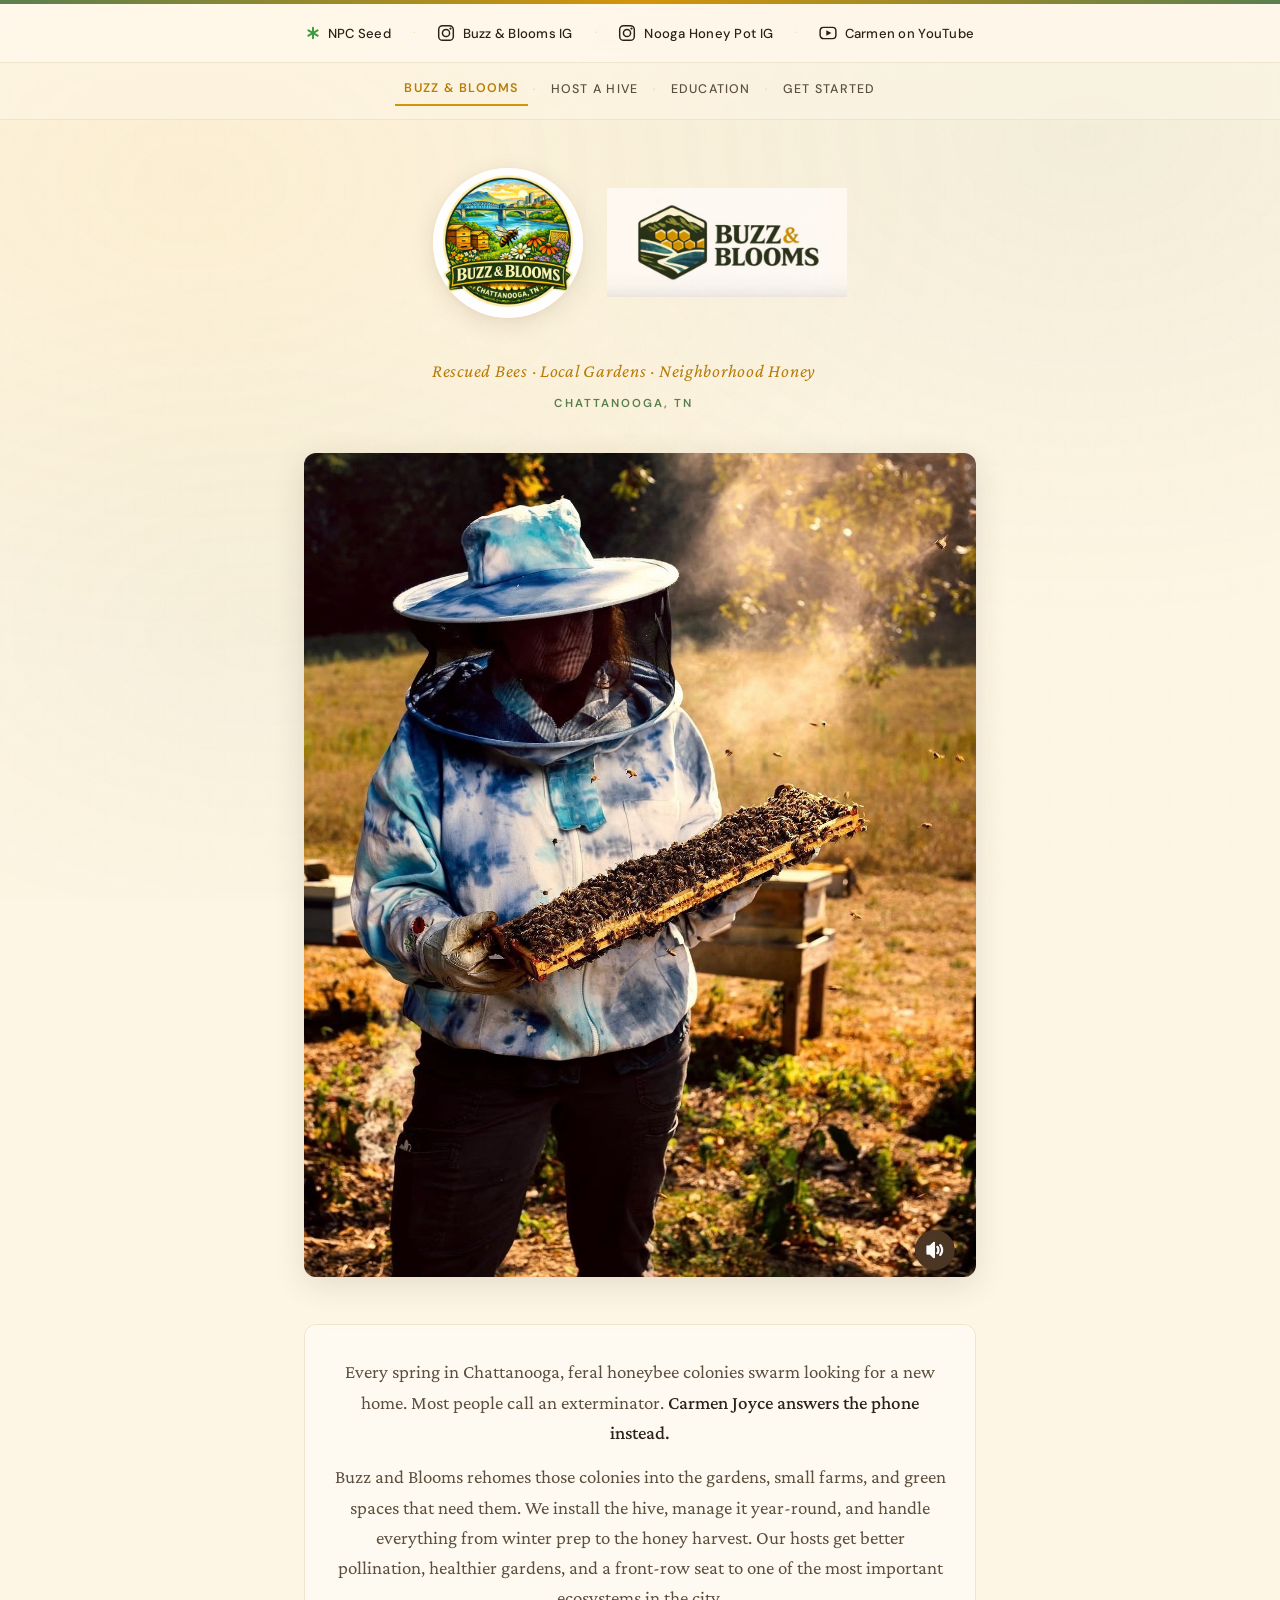
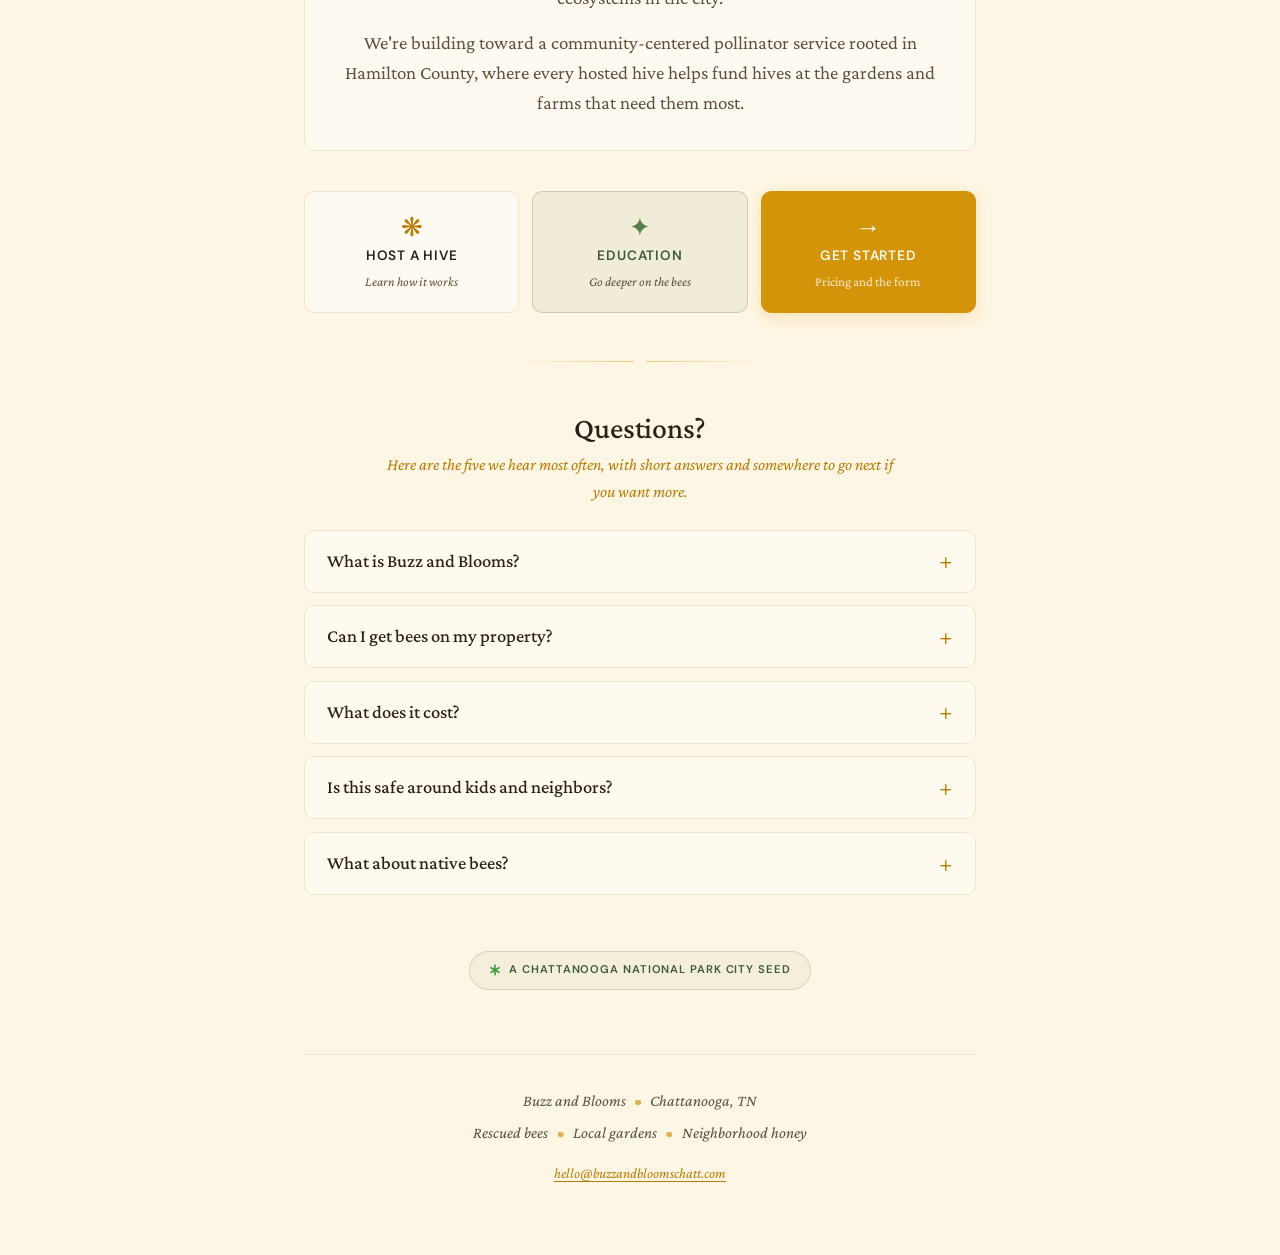
<file: index.html>
<!DOCTYPE html>
<html lang="en">
<head>
<meta charset="UTF-8">
<meta name="viewport" content="width=device-width, initial-scale=1.0">
<title>Buzz and Blooms | Rescued Bees · Local Gardens · Neighborhood Honey</title>
<meta name="description" content="Buzz and Blooms rehomes feral bee colonies into gardens and small farms across Chattanooga. Managed beehives, local honey, and stronger pollination for Hamilton County.">
<meta property="og:title" content="Buzz and Blooms | Chattanooga, TN">
<meta property="og:description" content="Rescued bees. Local gardens. Neighborhood honey. Managed beehives in Chattanooga, TN.">
<meta property="og:type" content="website">
<meta property="og:url" content="https://buzzandbloomschatt.com">
<meta property="og:image" content="https://buzzandbloomschatt.com/logo-horizontal.png">

<link rel="preconnect" href="https://fonts.googleapis.com">
<link rel="preconnect" href="https://fonts.gstatic.com" crossorigin>
<link href="https://fonts.googleapis.com/css2?family=Crimson+Pro:ital,wght@0,300;0,400;0,500;0,600;1,300;1,400&family=DM+Sans:wght@400;500;600&display=swap" rel="stylesheet">

<!-- Shared stylesheet -->
<link rel="stylesheet" href="styles.css">

<style>
  /* ---------- Landing-specific styles ---------- */

  /* Logos side by side - kept from original landing page */
  .logos {
    display: flex;
    align-items: center;
    justify-content: center;
    gap: 1.5rem;
    margin-bottom: 2rem;
    opacity: 0;
    animation: fadeUp 0.9s ease-out 0.15s forwards;
  }
  .logos .badge img {
    width: 150px;
    max-width: 35vw;
    height: auto;
    border-radius: 50%;
    box-shadow:
      0 6px 24px rgba(42, 33, 24, 0.1),
      0 2px 6px rgba(212, 148, 10, 0.08);
  }
  .logos .lockup img {
    width: 240px;
    max-width: 50vw;
    height: auto;
  }

  .tagline-block {
    text-align: center;
    margin-bottom: 2.5rem;
    opacity: 0;
    animation: fadeUp 0.9s ease-out 0.5s forwards;
  }
  .subtitle {
    font-family: 'Crimson Pro', serif;
    font-style: italic;
    font-size: 1.15rem;
    color: var(--honey-deep);
    letter-spacing: 0.04em;
    margin-bottom: 0.5rem;
  }
  .location {
    font-family: 'DM Sans', sans-serif;
    font-size: 0.72rem;
    font-weight: 600;
    letter-spacing: 0.18em;
    text-transform: uppercase;
    color: var(--sage);
  }

  /* Hero intro - the new real-homepage copy */
  .homepage-lede {
    background: rgba(255, 253, 247, 0.7);
    border: 1px solid var(--cream-dark);
    border-radius: 12px;
    padding: 2rem 1.8rem;
    margin-bottom: 2.5rem;
    backdrop-filter: blur(8px);
    opacity: 0;
    animation: fadeUp 0.9s ease-out 0.7s forwards;
  }
  .homepage-lede p {
    font-family: 'Crimson Pro', serif;
    font-size: 1.18rem;
    line-height: 1.6;
    color: var(--ink-soft);
    text-align: center;
    max-width: none;
    margin-bottom: 0.9rem;
  }
  .homepage-lede p:last-child { margin-bottom: 0; }
  .homepage-lede p strong { color: var(--ink); font-weight: 500; }

  /* Three routing buttons */
  .routing-buttons {
    display: grid;
    grid-template-columns: repeat(3, 1fr);
    gap: 0.8rem;
    margin: 2rem 0;
    opacity: 0;
    animation: fadeUp 0.9s ease-out 0.85s forwards;
  }
  .route-btn {
    display: flex;
    flex-direction: column;
    align-items: center;
    justify-content: center;
    gap: 0.5rem;
    padding: 1.4rem 1rem;
    text-align: center;
    border-radius: 10px;
    text-decoration: none;
    transition: all 0.25s ease;
    border: 1px solid transparent;
  }
  .route-btn .route-icon {
    font-family: 'Crimson Pro', serif;
    font-size: 1.6rem;
    line-height: 1;
  }
  .route-btn .route-label {
    font-family: 'DM Sans', sans-serif;
    font-size: 0.85rem;
    font-weight: 600;
    letter-spacing: 0.06em;
    text-transform: uppercase;
    line-height: 1.2;
  }
  .route-btn .route-desc {
    font-family: 'Crimson Pro', serif;
    font-style: italic;
    font-size: 0.82rem;
    color: var(--ink-soft);
    line-height: 1.3;
  }
  .route-btn.learn {
    background: rgba(255, 253, 247, 0.7);
    border-color: var(--cream-dark);
    color: var(--ink);
  }
  .route-btn.learn:hover {
    border-color: var(--honey-light);
    background: rgba(255, 248, 236, 0.9);
    transform: translateY(-2px);
  }
  .route-btn.learn .route-icon { color: var(--honey-deep); }
  .route-btn.explore {
    background: rgba(90, 127, 78, 0.08);
    border-color: rgba(90, 127, 78, 0.25);
    color: var(--sage-deep);
  }
  .route-btn.explore:hover {
    border-color: var(--sage);
    background: rgba(90, 127, 78, 0.15);
    transform: translateY(-2px);
  }
  .route-btn.explore .route-icon { color: var(--sage); }
  .route-btn.act {
    background: var(--honey);
    color: var(--cream);
    border-color: var(--honey);
    box-shadow: 0 4px 16px rgba(212, 148, 10, 0.22);
  }
  .route-btn.act:hover {
    background: var(--honey-deep);
    border-color: var(--honey-deep);
    transform: translateY(-2px);
    box-shadow: 0 8px 24px rgba(212, 148, 10, 0.35);
  }
  .route-btn.act .route-icon { color: var(--cream); }
  .route-btn.act .route-desc { color: rgba(255, 248, 236, 0.85); font-style: normal; }
  @media (max-width: 640px) {
    .routing-buttons { grid-template-columns: 1fr; }
  }

  /* Section headings above FAQ */
  .faq-section-heading {
    text-align: center;
    margin: 1.5rem 0 1.5rem;
  }
  .faq-section-heading h2 {
    margin-bottom: 0.4rem;
  }
  .faq-section-heading p {
    font-family: 'Crimson Pro', serif;
    font-style: italic;
    color: var(--honey-deep);
    font-size: 1.05rem;
    margin: 0 auto;
    max-width: 32rem;
  }

  /* NPC badge - kept from original landing */
  .npc-badge {
    display: inline-flex;
    align-items: center;
    gap: 0.5rem;
    font-family: 'DM Sans', sans-serif;
    font-size: 0.7rem;
    font-weight: 600;
    letter-spacing: 0.08em;
    text-transform: uppercase;
    color: var(--sage-deep);
    text-align: center;
    padding: 0.6rem 1.2rem;
    border: 1px solid rgba(90, 127, 78, 0.2);
    border-radius: 24px;
    background: rgba(90, 127, 78, 0.06);
    margin: 2rem auto 0;
  }
  .npc-badge-wrap { text-align: center; }
  .npc-dot {
    width: 6px;
    height: 6px;
    background: var(--sage);
    border-radius: 50%;
    opacity: 0.6;
  }
</style>

</head>
<body>

<div class="accent-bar"></div>

<!-- Link bar in header (shared across all pages) -->
<div class="link-bar">
  <div class="link-bar-inner">
    <a href="https://www.npcseeds.org/seeds/0ba0ef82-71f8-458d-8ea9-48633b9c30ae" target="_blank" rel="noopener" aria-label="National Park City Seed">
      <svg viewBox="0 0 100 100" xmlns="http://www.w3.org/2000/svg" style="width:14px;height:14px;">
        <rect x="43" y="5" width="14" height="90" rx="7" fill="#3D9B3D"/>
        <rect x="43" y="5" width="14" height="90" rx="7" fill="#3D9B3D" transform="rotate(60 50 50)"/>
        <rect x="43" y="5" width="14" height="90" rx="7" fill="#3D9B3D" transform="rotate(120 50 50)"/>
      </svg>
      <span>NPC Seed</span>
    </a>
    <span class="link-sep">·</span>
    <a href="https://www.instagram.com/buzzandbloomschatt/" target="_blank" rel="noopener" aria-label="Buzz and Blooms on Instagram">
      <svg viewBox="0 0 16 16" fill="none" stroke="currentColor" stroke-width="1.3" xmlns="http://www.w3.org/2000/svg">
        <rect x="1.5" y="1.5" width="13" height="13" rx="3.5"/>
        <circle cx="8" cy="8" r="3.2"/>
        <circle cx="12" cy="4" r="1" fill="currentColor" stroke="none"/>
      </svg>
      <span>Buzz &amp; Blooms IG</span>
    </a>
    <span class="link-sep">·</span>
    <a href="https://www.instagram.com/noogahoneypot/" target="_blank" rel="noopener" aria-label="Nooga Honey Pot on Instagram">
      <svg viewBox="0 0 16 16" fill="none" stroke="currentColor" stroke-width="1.3" xmlns="http://www.w3.org/2000/svg">
        <rect x="1.5" y="1.5" width="13" height="13" rx="3.5"/>
        <circle cx="8" cy="8" r="3.2"/>
        <circle cx="12" cy="4" r="1" fill="currentColor" stroke="none"/>
      </svg>
      <span>Nooga Honey Pot IG</span>
    </a>
    <span class="link-sep">·</span>
    <a href="https://www.youtube.com/@noogahoneypot" target="_blank" rel="noopener" aria-label="Nooga Honey Pot on YouTube">
      <svg viewBox="0 0 16 16" fill="none" stroke="currentColor" stroke-width="1.3" xmlns="http://www.w3.org/2000/svg">
        <rect x="1" y="3" width="14" height="10" rx="3"/>
        <polygon points="6.5,5.5 11,8 6.5,10.5" fill="currentColor" stroke="none"/>
      </svg>
      <span>Carmen on YouTube</span>
    </a>
  </div>
</div>

<!-- Page strip (lateral navigation between site pages) -->
<nav class="page-strip" aria-label="Site pages">
  <div class="page-strip-inner">
    <span class="page-strip-current">Buzz &amp; Blooms</span>
    <span class="page-strip-sep">·</span>
    <a href="host-a-hive.html">Host a Hive</a>
    <span class="page-strip-sep">·</span>
    <a href="education.html">Education</a>
    <span class="page-strip-sep">·</span>
    <a href="get-started.html">Get Started</a>
  </div>
</nav>

<!-- Flying bees -->
<div class="bee" aria-hidden="true"><svg viewBox="0 0 22 22" xmlns="http://www.w3.org/2000/svg"><ellipse cx="13" cy="11" rx="6.5" ry="4.5" fill="#D4940A" opacity="0.85"/><line x1="9.5" y1="7" x2="9.5" y2="15" stroke="#2A2118" stroke-width="1" opacity="0.45"/><line x1="13" y1="6.5" x2="13" y2="15.5" stroke="#2A2118" stroke-width="1" opacity="0.45"/><circle cx="6" cy="11" r="2.8" fill="#2A2118" opacity="0.5"/><ellipse cx="10" cy="5.5" rx="4.5" ry="2.8" fill="none" stroke="#D4940A" stroke-width="0.6" opacity="0.4" transform="rotate(-15, 10, 5.5)"/><ellipse cx="14" cy="5" rx="4" ry="2.5" fill="none" stroke="#D4940A" stroke-width="0.6" opacity="0.3" transform="rotate(-20, 14, 5)"/></svg></div>
<div class="bee" aria-hidden="true"><svg viewBox="0 0 22 22" xmlns="http://www.w3.org/2000/svg"><ellipse cx="13" cy="11" rx="6.5" ry="4.5" fill="#D4940A" opacity="0.85"/><line x1="9.5" y1="7" x2="9.5" y2="15" stroke="#2A2118" stroke-width="1" opacity="0.45"/><line x1="13" y1="6.5" x2="13" y2="15.5" stroke="#2A2118" stroke-width="1" opacity="0.45"/><circle cx="6" cy="11" r="2.8" fill="#2A2118" opacity="0.5"/><ellipse cx="10" cy="5.5" rx="4.5" ry="2.8" fill="none" stroke="#D4940A" stroke-width="0.6" opacity="0.4" transform="rotate(-15, 10, 5.5)"/><ellipse cx="14" cy="5" rx="4" ry="2.5" fill="none" stroke="#D4940A" stroke-width="0.6" opacity="0.3" transform="rotate(-20, 14, 5)"/></svg></div>
<div class="bee" aria-hidden="true"><svg viewBox="0 0 22 22" xmlns="http://www.w3.org/2000/svg"><ellipse cx="13" cy="11" rx="6.5" ry="4.5" fill="#D4940A" opacity="0.85"/><line x1="9.5" y1="7" x2="9.5" y2="15" stroke="#2A2118" stroke-width="1" opacity="0.45"/><line x1="13" y1="6.5" x2="13" y2="15.5" stroke="#2A2118" stroke-width="1" opacity="0.45"/><circle cx="6" cy="11" r="2.8" fill="#2A2118" opacity="0.5"/><ellipse cx="10" cy="5.5" rx="4.5" ry="2.8" fill="none" stroke="#D4940A" stroke-width="0.6" opacity="0.4" transform="rotate(-15, 10, 5.5)"/><ellipse cx="14" cy="5" rx="4" ry="2.5" fill="none" stroke="#D4940A" stroke-width="0.6" opacity="0.3" transform="rotate(-20, 14, 5)"/></svg></div>
<div class="bee" aria-hidden="true"><svg viewBox="0 0 22 22" xmlns="http://www.w3.org/2000/svg"><ellipse cx="13" cy="11" rx="6.5" ry="4.5" fill="#D4940A" opacity="0.85"/><line x1="9.5" y1="7" x2="9.5" y2="15" stroke="#2A2118" stroke-width="1" opacity="0.45"/><line x1="13" y1="6.5" x2="13" y2="15.5" stroke="#2A2118" stroke-width="1" opacity="0.45"/><circle cx="6" cy="11" r="2.8" fill="#2A2118" opacity="0.5"/><ellipse cx="10" cy="5.5" rx="4.5" ry="2.8" fill="none" stroke="#D4940A" stroke-width="0.6" opacity="0.4" transform="rotate(-15, 10, 5.5)"/><ellipse cx="14" cy="5" rx="4" ry="2.5" fill="none" stroke="#D4940A" stroke-width="0.6" opacity="0.3" transform="rotate(-20, 14, 5)"/></svg></div>
<div class="bee" aria-hidden="true"><svg viewBox="0 0 22 22" xmlns="http://www.w3.org/2000/svg"><ellipse cx="13" cy="11" rx="6.5" ry="4.5" fill="#D4940A" opacity="0.85"/><line x1="9.5" y1="7" x2="9.5" y2="15" stroke="#2A2118" stroke-width="1" opacity="0.45"/><line x1="13" y1="6.5" x2="13" y2="15.5" stroke="#2A2118" stroke-width="1" opacity="0.45"/><circle cx="6" cy="11" r="2.8" fill="#2A2118" opacity="0.5"/><ellipse cx="10" cy="5.5" rx="4.5" ry="2.8" fill="none" stroke="#D4940A" stroke-width="0.6" opacity="0.4" transform="rotate(-15, 10, 5.5)"/><ellipse cx="14" cy="5" rx="4" ry="2.5" fill="none" stroke="#D4940A" stroke-width="0.6" opacity="0.3" transform="rotate(-20, 14, 5)"/></svg></div>
<div class="bee" aria-hidden="true"><svg viewBox="0 0 22 22" xmlns="http://www.w3.org/2000/svg"><ellipse cx="13" cy="11" rx="6.5" ry="4.5" fill="#D4940A" opacity="0.85"/><line x1="9.5" y1="7" x2="9.5" y2="15" stroke="#2A2118" stroke-width="1" opacity="0.45"/><line x1="13" y1="6.5" x2="13" y2="15.5" stroke="#2A2118" stroke-width="1" opacity="0.45"/><circle cx="6" cy="11" r="2.8" fill="#2A2118" opacity="0.5"/><ellipse cx="10" cy="5.5" rx="4.5" ry="2.8" fill="none" stroke="#D4940A" stroke-width="0.6" opacity="0.4" transform="rotate(-15, 10, 5.5)"/><ellipse cx="14" cy="5" rx="4" ry="2.5" fill="none" stroke="#D4940A" stroke-width="0.6" opacity="0.3" transform="rotate(-20, 14, 5)"/></svg></div>
<div class="bee" aria-hidden="true"><svg viewBox="0 0 22 22" xmlns="http://www.w3.org/2000/svg"><ellipse cx="13" cy="11" rx="6.5" ry="4.5" fill="#D4940A" opacity="0.85"/><line x1="9.5" y1="7" x2="9.5" y2="15" stroke="#2A2118" stroke-width="1" opacity="0.45"/><line x1="13" y1="6.5" x2="13" y2="15.5" stroke="#2A2118" stroke-width="1" opacity="0.45"/><circle cx="6" cy="11" r="2.8" fill="#2A2118" opacity="0.5"/><ellipse cx="10" cy="5.5" rx="4.5" ry="2.8" fill="none" stroke="#D4940A" stroke-width="0.6" opacity="0.4" transform="rotate(-15, 10, 5.5)"/><ellipse cx="14" cy="5" rx="4" ry="2.5" fill="none" stroke="#D4940A" stroke-width="0.6" opacity="0.3" transform="rotate(-20, 14, 5)"/></svg></div>
<div class="bee" aria-hidden="true"><svg viewBox="0 0 22 22" xmlns="http://www.w3.org/2000/svg"><ellipse cx="13" cy="11" rx="6.5" ry="4.5" fill="#D4940A" opacity="0.85"/><line x1="9.5" y1="7" x2="9.5" y2="15" stroke="#2A2118" stroke-width="1" opacity="0.45"/><line x1="13" y1="6.5" x2="13" y2="15.5" stroke="#2A2118" stroke-width="1" opacity="0.45"/><circle cx="6" cy="11" r="2.8" fill="#2A2118" opacity="0.5"/><ellipse cx="10" cy="5.5" rx="4.5" ry="2.8" fill="none" stroke="#D4940A" stroke-width="0.6" opacity="0.4" transform="rotate(-15, 10, 5.5)"/><ellipse cx="14" cy="5" rx="4" ry="2.5" fill="none" stroke="#D4940A" stroke-width="0.6" opacity="0.3" transform="rotate(-20, 14, 5)"/></svg></div>

<main class="page">

  <div class="logos">
    <div class="badge">
      <img src="logo-badge.png" alt="Buzz and Blooms Chattanooga illustrated badge">
    </div>
    <div class="lockup">
      <img src="logo-horizontal.png" alt="Buzz and Blooms logo with mountain, river, and honeycomb">
    </div>
  </div>

  <div class="tagline-block">
    <p class="subtitle">Rescued Bees · Local Gardens · Neighborhood Honey</p>
    <p class="location">Chattanooga, TN</p>
  </div>

  <img src="photos/carmen-golden-hour.jpg" alt="Carmen Joyce inspecting a hive frame at golden hour, smoker haze catching the light" class="site-photo hero-photo">

  <div class="homepage-lede">
    <p>
      Every spring in Chattanooga, feral honeybee colonies swarm looking for a new home. Most people call an exterminator. <strong>Carmen Joyce answers the phone instead.</strong>
    </p>
    <p>
      Buzz and Blooms rehomes those colonies into the gardens, small farms, and green spaces that need them. We install the hive, manage it year-round, and handle everything from winter prep to the honey harvest. Our hosts get better pollination, healthier gardens, and a front-row seat to one of the most important ecosystems in the city.
    </p>
    <p>
      We're building toward a community-centered pollinator service rooted in Hamilton County, where every hosted hive helps fund hives at the gardens and farms that need them most.
    </p>
  </div>

  <!-- Three routing buttons -->
  <div class="routing-buttons">
    <a href="host-a-hive.html" class="route-btn learn">
      <span class="route-icon">❋</span>
      <span class="route-label">Host a Hive</span>
      <span class="route-desc">Learn how it works</span>
    </a>
    <a href="education.html" class="route-btn explore">
      <span class="route-icon">✦</span>
      <span class="route-label">Education</span>
      <span class="route-desc">Go deeper on the bees</span>
    </a>
    <a href="get-started.html" class="route-btn act">
      <span class="route-icon">→</span>
      <span class="route-label">Get Started</span>
      <span class="route-desc">Pricing and the form</span>
    </a>
  </div>

  <hr class="rule">

  <div class="faq-section-heading">
    <h2>Questions?</h2>
    <p>Here are the five we hear most often, with short answers and somewhere to go next if you want more.</p>
  </div>

  <div class="faq-accordion">

    <details class="faq-item">
      <summary>What is Buzz and Blooms?</summary>
      <div class="faq-body">
        <p>
          Buzz and Blooms is a Chattanooga-based project that rehomes feral honeybee colonies into gardens, small farms, churches, and community sites that need pollination. The bees are local, already adapted to the region, and would otherwise be exterminated. Our host sites gain stronger pollination, more food coming off their land, and honey at harvest. The hosts do none of the beekeeping. That's our job.
        </p>
        <p>
          The project started as a 2026 National Park City Seed submission, led by Master Beekeeper Carmen Joyce of Nooga Honey Pot and community organizer Christopher Guest. The longer-term vision is to build this into a community-centered nonprofit with stable pay for Carmen and a growing network of hives across Hamilton County.
        </p>
        <a href="host-a-hive.html" class="faq-body-link">Learn how hosting works</a>
      </div>
    </details>

    <details class="faq-item">
      <summary>Can I get bees on my property?</summary>
      <div class="faq-body">
        <p>
          Probably, yes. If you have a backyard, a farm, a homestead, a church ground, a business with some green space, or larger acreage, and the site gets decent sun, it's likely a candidate. We walk the property with you before anything is installed, which means no commitment on your end until we've both said yes.
        </p>
        <p>
          A hive takes up about two square feet. Most residential yards and community sites can comfortably host one or two. The Host a Hive page walks through what we look for and what the experience is like.
        </p>
        <a href="host-a-hive.html" class="faq-body-link">See the full Host a Hive page</a>
      </div>
    </details>

    <details class="faq-item">
      <summary>What does it cost?</summary>
      <div class="faq-body">
        <p>
          If you just want a hive and bees installed on your property to manage yourself, that's <strong>$1,500 one-time</strong>. For full-service managed hosting, year one is <strong>$2,575</strong>, which covers everything: equipment, installation, year-round management, inspections, and honey harvest. Multi-year partners pay less: <strong>$1,705 per year</strong> with a two-year commitment, or <strong>$1,310 per year</strong> for three years.
        </p>
        <p>
          We also offer a one-season tier, and multi-year partner tiers with lower effective rates for longer commitments. All of that is laid out on the Get Started page, along with the form to start the conversation.
        </p>
        <a href="get-started.html" class="faq-body-link">See full pricing and the form</a>
      </div>
    </details>

    <details class="faq-item">
      <summary>Is this safe around kids and neighbors?</summary>
      <div class="faq-body">
        <p>
          Yes, with reasonable planning. A managed honeybee is generally calm and focused on foraging. The stings most people associate with bees actually come from yellow jackets and hornets, which are different insects altogether. Before we install a hive, Carmen walks the site with the people who'll be near it, including kids, and teaches them what to expect.
        </p>
        <p>
          We also plan around swarming, which is the natural way honeybee colonies split and find new homes. Host a Hive has a full breakdown, including how we reduce the risk of neighborhood swarms rather than add to it.
        </p>
        <a href="host-a-hive.html#faqs" class="faq-body-link">Read the safety questions on Host a Hive</a>
      </div>
    </details>

    <details class="faq-item">
      <summary>What about native bees?</summary>
      <div class="faq-body">
        <p>
          A real question, and one we take seriously. Competition between honeybees and native bees is primarily a concern in resource-scarce wildlands, not the gardens and small farms where we place our hives. We don't import bees from out of state. We aim to plant Tennessee natives like coneflower, beebalm, and mountain mint at our sites, and we work with hosts to create the healthiest possible environment for all pollinators on the property.
        </p>
        <p>
          We've written more on this over on the Education page, and plan to keep adding as we learn and grow.
        </p>
        <a href="education.html" class="faq-body-link">Go to the Education page</a>
      </div>
    </details>

  </div>

  <div class="npc-badge-wrap">
    <div class="npc-badge">
      <svg viewBox="0 0 100 100" xmlns="http://www.w3.org/2000/svg" style="width:12px;height:12px;flex-shrink:0;">
        <rect x="43" y="5" width="14" height="90" rx="7" fill="#3D9B3D"/>
        <rect x="43" y="5" width="14" height="90" rx="7" fill="#3D9B3D" transform="rotate(60 50 50)"/>
        <rect x="43" y="5" width="14" height="90" rx="7" fill="#3D9B3D" transform="rotate(120 50 50)"/>
      </svg>
      A Chattanooga National Park City Seed
    </div>
  </div>

  <footer>
    <p>Buzz and Blooms <span class="hex-mark"></span> Chattanooga, TN</p>
    <p>Rescued bees <span class="hex-mark"></span> Local gardens <span class="hex-mark"></span> Neighborhood honey</p>
    <p style="margin-top: 0.8rem;"><a href="mailto:hello@buzzandbloomschatt.com" class="inline" style="font-size: 0.9rem;">hello@buzzandbloomschatt.com</a></p>
  </footer>

</main>

</body>
</html>
</file>
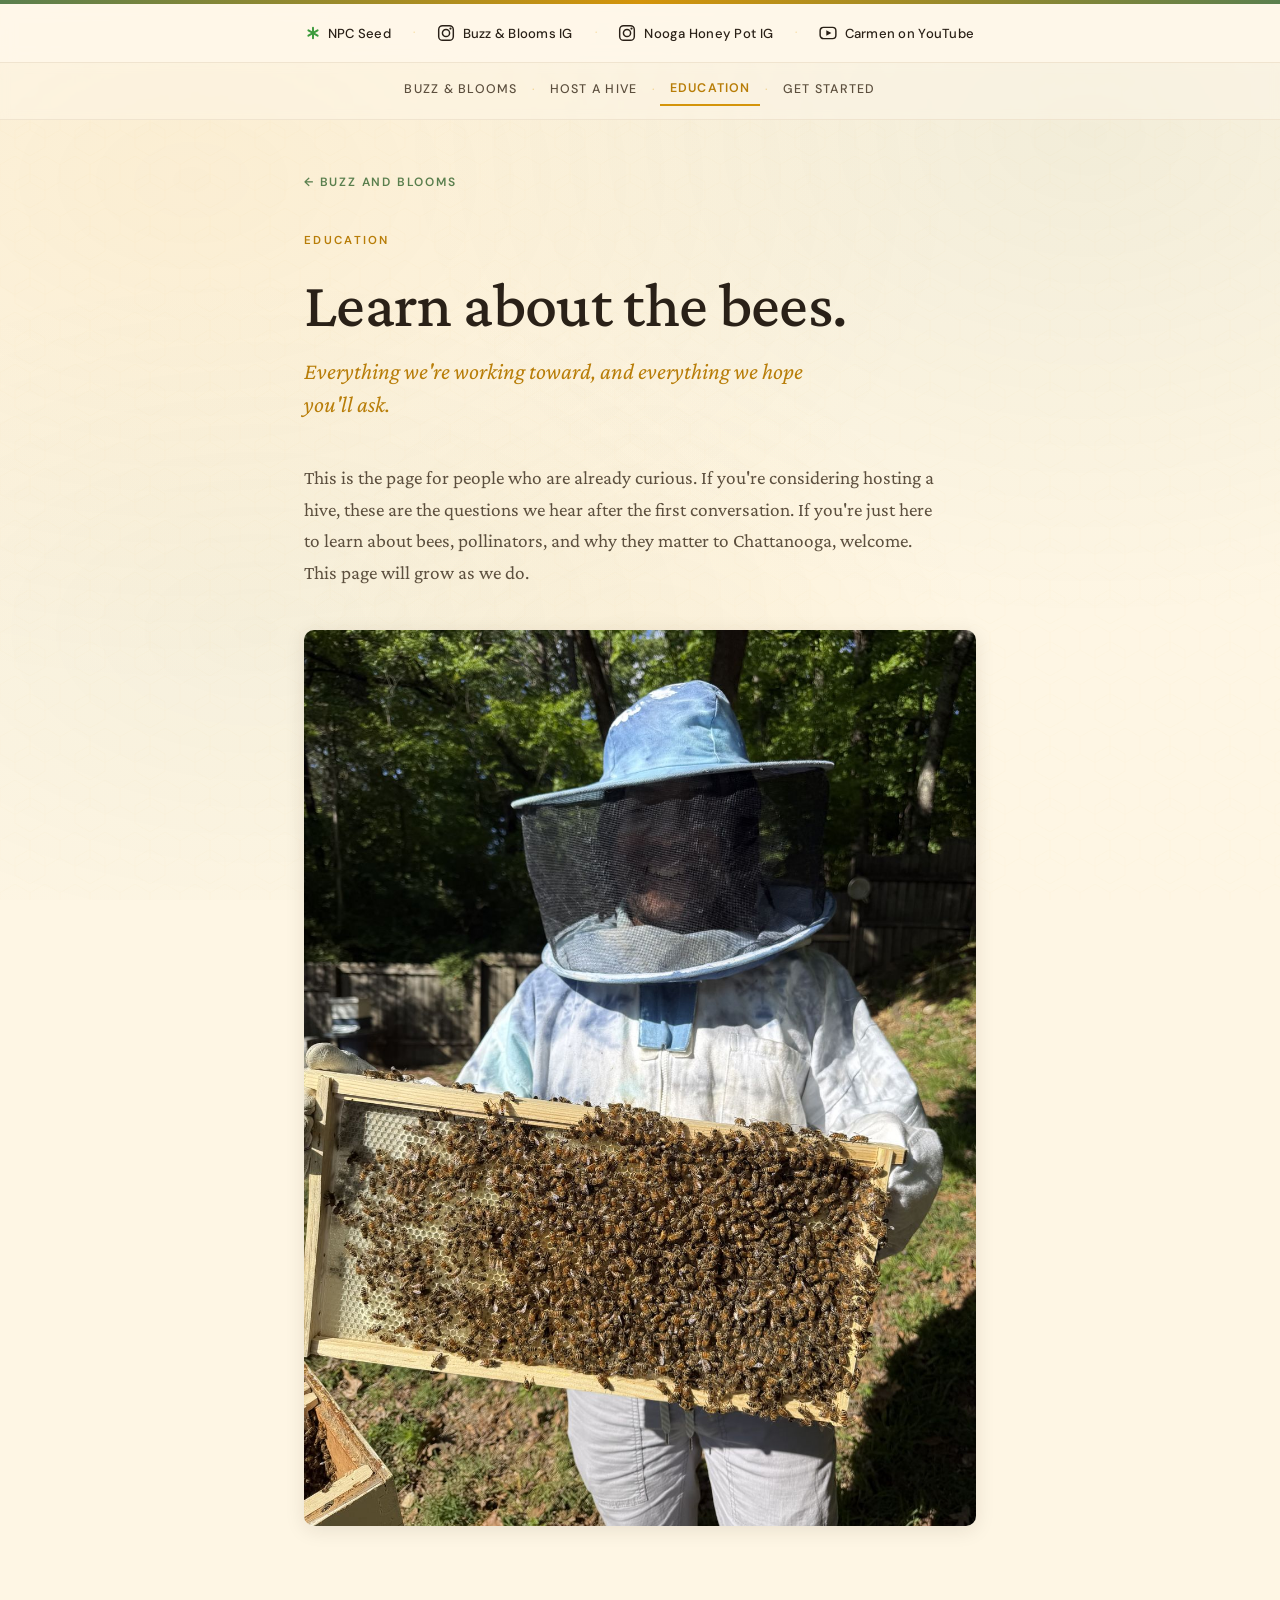
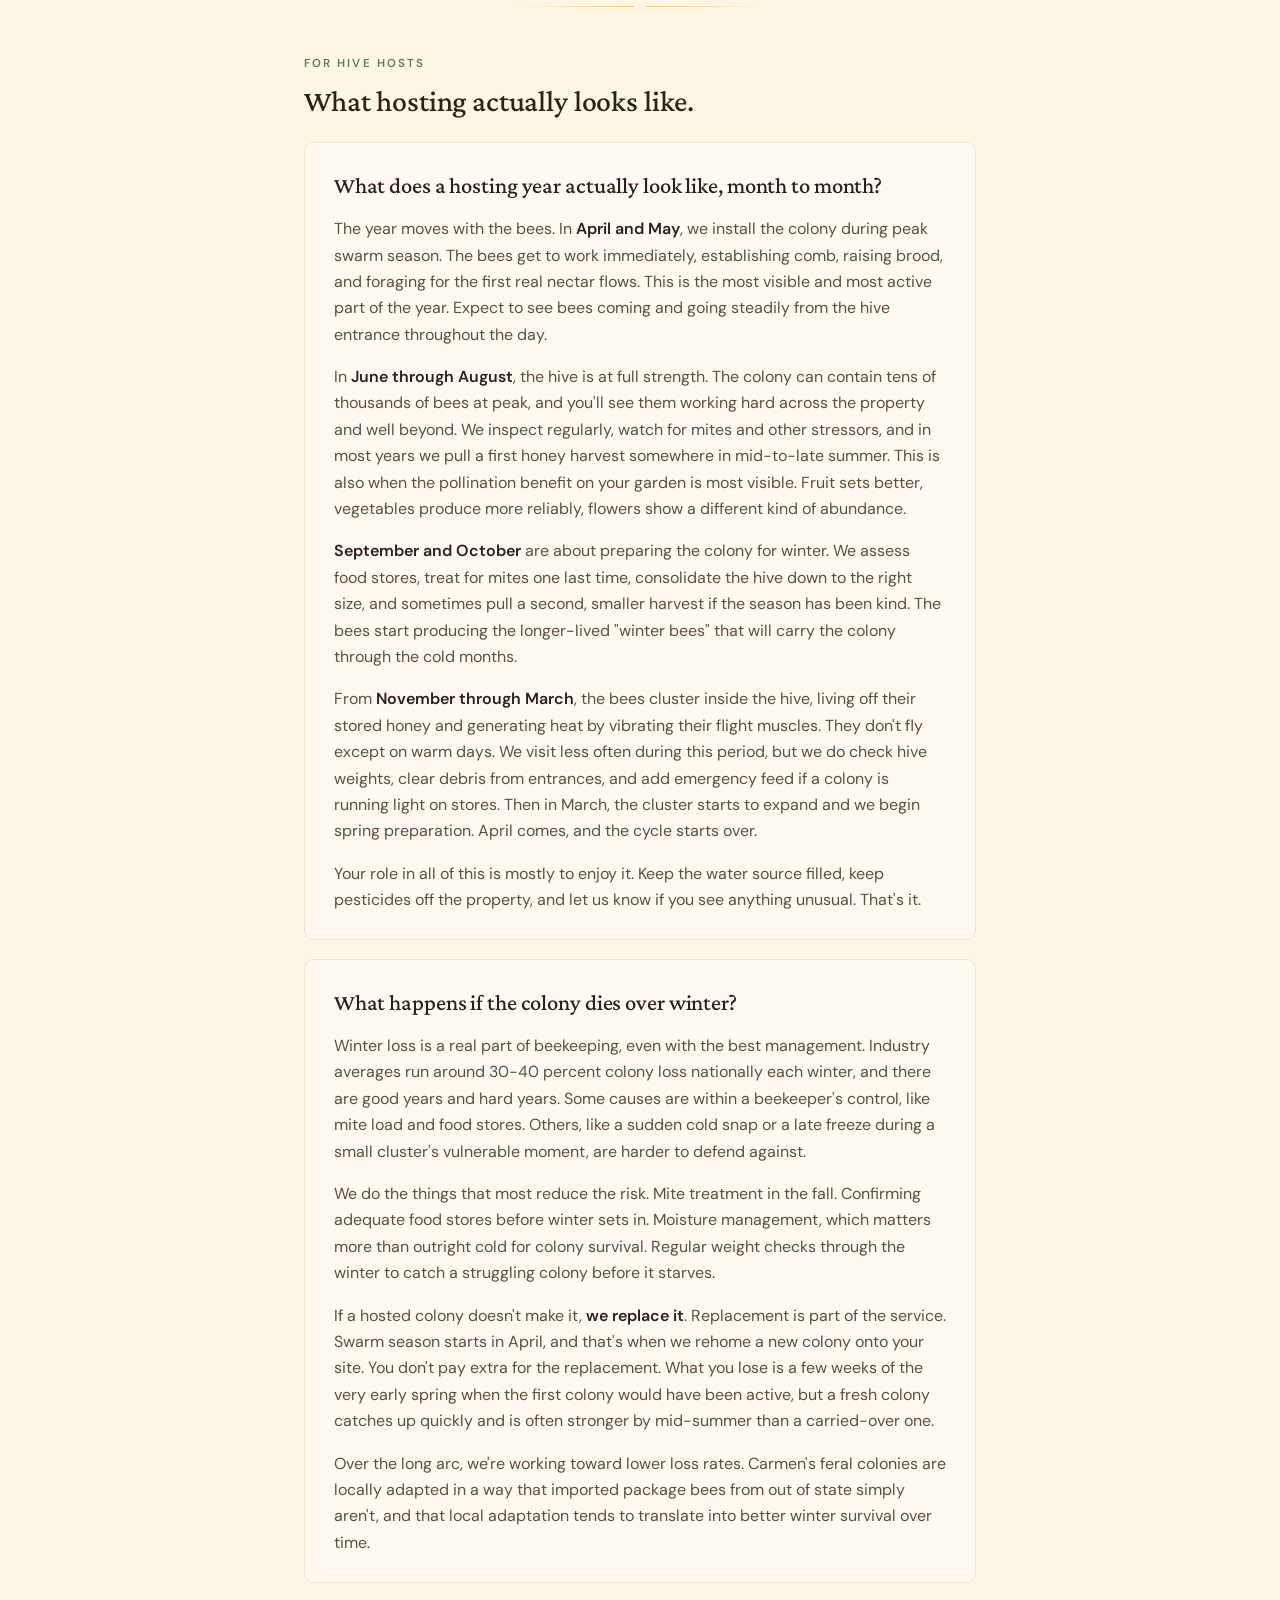
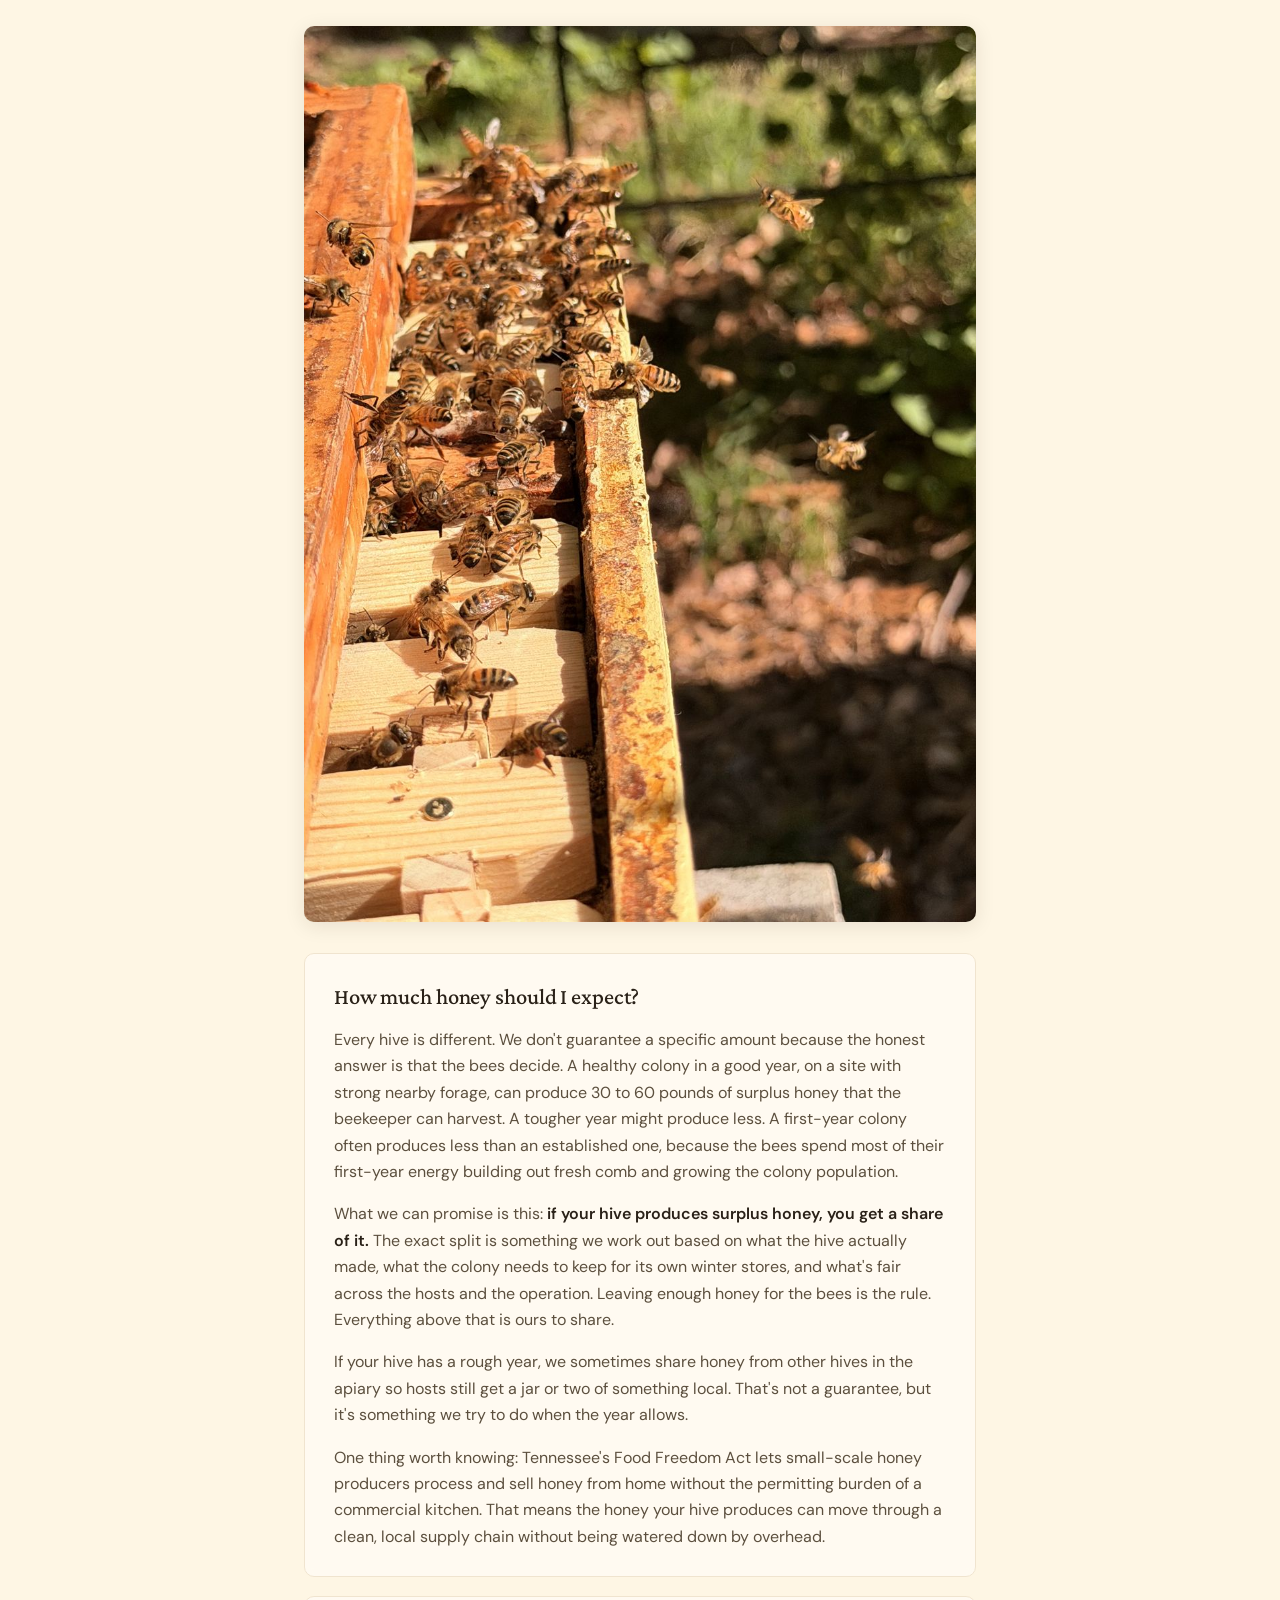
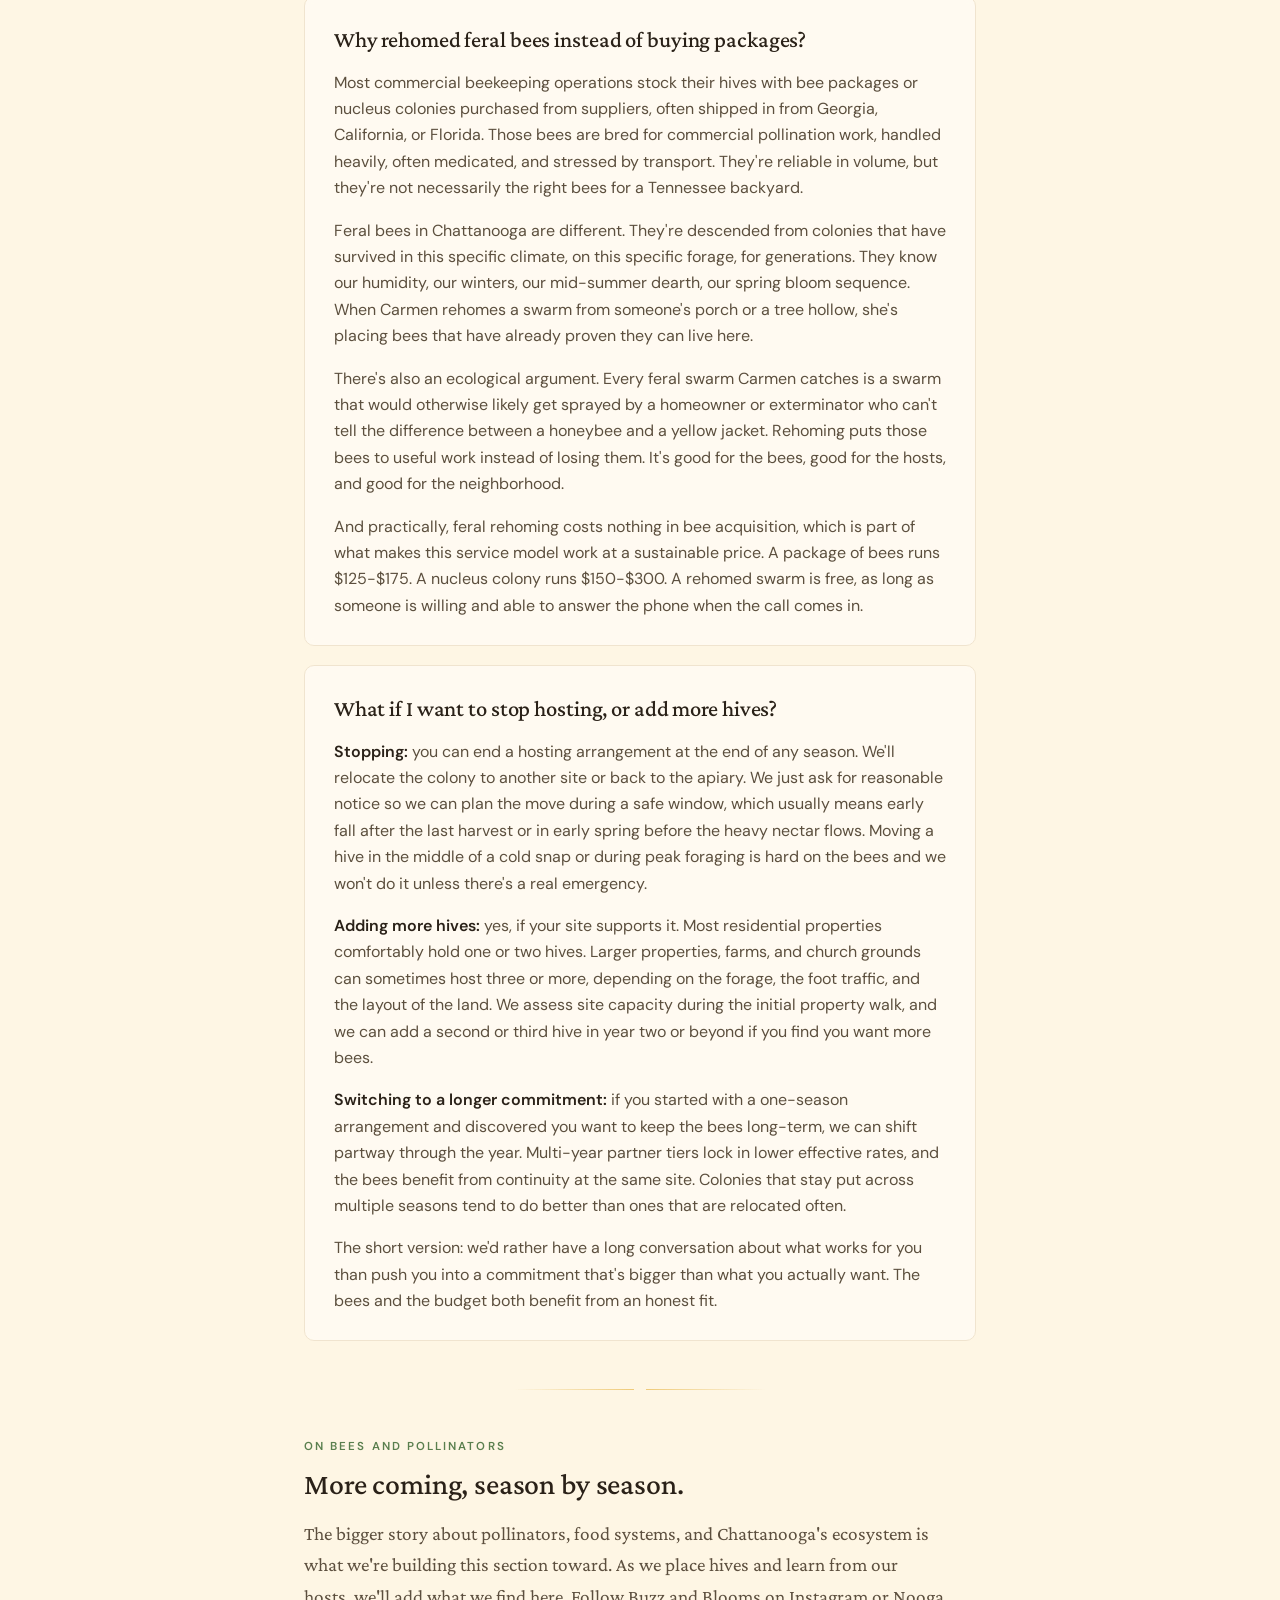
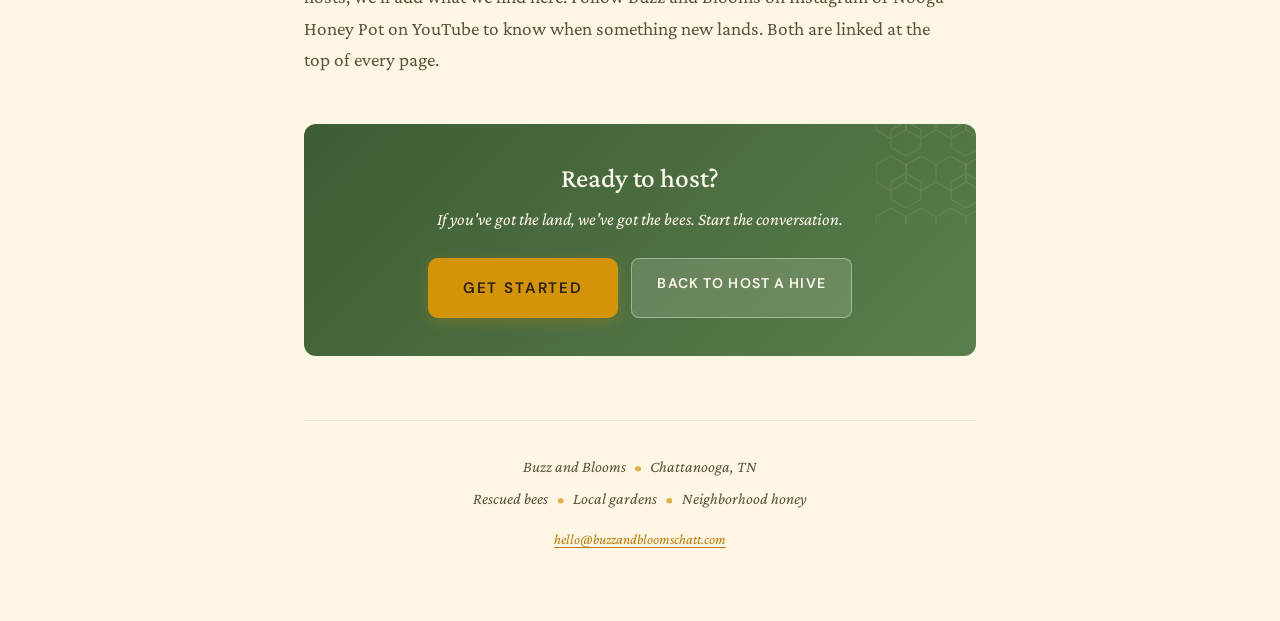
<file: education.html>
<!DOCTYPE html>
<html lang="en">
<head>
<meta charset="UTF-8">
<meta name="viewport" content="width=device-width, initial-scale=1.0">
<title>Education | Buzz and Blooms</title>
<meta name="description" content="Learn about the bees. What a hosting year looks like, how honey works, why we rehome feral colonies, and more. A growing resource from Buzz and Blooms in Chattanooga.">
<meta property="og:title" content="Education — Buzz and Blooms">
<meta property="og:description" content="Learn about the bees. A growing resource from Buzz and Blooms.">
<meta property="og:type" content="website">
<meta property="og:url" content="https://buzzandbloomschatt.com/education.html">
<meta property="og:image" content="https://buzzandbloomschatt.com/logo-horizontal.png">

<link rel="preconnect" href="https://fonts.googleapis.com">
<link rel="preconnect" href="https://fonts.gstatic.com" crossorigin>
<link href="https://fonts.googleapis.com/css2?family=Crimson+Pro:ital,wght@0,300;0,400;0,500;0,600;1,300;1,400&family=DM+Sans:wght@400;500;600&display=swap" rel="stylesheet">

<link rel="stylesheet" href="styles.css">

<style>
  /* Education-specific styles - long-form FAQs open by default */
  .longform-faq {
    margin: 1.5rem 0 2.5rem;
  }
  .longform-item {
    background: rgba(255, 253, 247, 0.7);
    border: 1px solid var(--cream-dark);
    border-radius: 10px;
    padding: 1.8rem 1.8rem 1.6rem;
    margin-bottom: 1.2rem;
    backdrop-filter: blur(4px);
  }
  .longform-item h3 {
    font-family: 'Crimson Pro', serif;
    font-weight: 500;
    font-size: 1.4rem;
    line-height: 1.25;
    color: var(--ink);
    margin-bottom: 1rem;
    letter-spacing: -0.005em;
    text-transform: none;
    color: var(--ink);
  }
  .longform-item p {
    font-size: 1rem;
    color: var(--ink-soft);
    line-height: 1.65;
    margin-bottom: 1rem;
  }
  .longform-item p:last-child { margin-bottom: 0; }
  .longform-item p strong { color: var(--ink); font-weight: 600; }

  /* Coming soon placeholder */
  .coming-soon {
    background: rgba(90, 127, 78, 0.06);
    border: 1px solid rgba(90, 127, 78, 0.18);
    border-radius: 10px;
    padding: 1.8rem 1.6rem;
    margin: 1.5rem 0 2rem;
  }
  .coming-soon p.intro {
    font-family: 'Crimson Pro', serif;
    font-size: 1.1rem;
    font-style: italic;
    color: var(--sage-deep);
    margin-bottom: 1.2rem;
  }
  .coming-soon ul {
    list-style: none;
    display: flex;
    flex-direction: column;
    gap: 0.7rem;
    margin-top: 0.5rem;
  }
  .coming-soon ul li {
    padding: 0.2rem 0 0.2rem 1.5rem;
    position: relative;
    font-size: 0.98rem;
    color: var(--ink-soft);
    line-height: 1.5;
  }
  .coming-soon ul li::before {
    content: "";
    position: absolute;
    left: 0;
    top: 0.7rem;
    width: 7px;
    height: 7px;
    background: var(--sage);
    clip-path: polygon(50% 0%, 100% 25%, 100% 75%, 50% 100%, 0% 75%, 0% 25%);
    opacity: 0.6;
  }

  /* CTA block at the bottom */
  .cta-block {
    background: linear-gradient(135deg, var(--sage-deep), var(--sage));
    color: var(--cream);
    padding: 2.4rem 2rem;
    margin: 3rem 0 1rem;
    border-radius: 12px;
    text-align: center;
    position: relative;
    overflow: hidden;
  }
  .cta-block::before {
    content: "";
    position: absolute;
    top: -20px;
    right: -20px;
    width: 120px;
    height: 120px;
    background-image: url("data:image/svg+xml,%3Csvg width='60' height='52' viewBox='0 0 60 52' xmlns='http://www.w3.org/2000/svg'%3E%3Cpath d='M15 0 L30 8.66 L30 25.98 L15 34.64 L0 25.98 L0 8.66Z' fill='none' stroke='%23F5D280' stroke-width='1'/%3E%3Cpath d='M45 0 L60 8.66 L60 25.98 L45 34.64 L30 25.98 L30 8.66Z' fill='none' stroke='%23F5D280' stroke-width='1'/%3E%3Cpath d='M30 17.32 L45 25.98 L45 43.3 L30 51.96 L15 43.3 L15 25.98Z' fill='none' stroke='%23F5D280' stroke-width='1'/%3E%3C/svg%3E");
    opacity: 0.15;
    pointer-events: none;
  }
  .cta-block h2 {
    color: var(--cream);
    font-family: 'Crimson Pro', serif;
    font-size: 1.7rem;
    margin-bottom: 0.6rem;
    position: relative;
  }
  .cta-block p {
    color: var(--cream);
    font-family: 'Crimson Pro', serif;
    font-style: italic;
    font-size: 1.1rem;
    max-width: 30rem;
    margin: 0 auto 1.6rem;
    position: relative;
  }
  .cta-block-actions {
    display: flex;
    gap: 0.8rem;
    justify-content: center;
    flex-wrap: wrap;
    position: relative;
  }
  .cta-block .cta {
    background: var(--honey);
    color: var(--ink);
  }
  .cta-block .cta:hover {
    background: var(--honey-light);
  }
  .cta-block .cta-secondary {
    background: rgba(255, 248, 236, 0.15);
    border-color: rgba(255, 248, 236, 0.4);
    color: var(--cream);
  }
  .cta-block .cta-secondary:hover {
    background: rgba(255, 248, 236, 0.25);
    border-color: var(--cream);
    color: var(--cream);
  }
</style>

</head>
<body>

<div class="accent-bar"></div>

<!-- Link bar -->
<div class="link-bar">
  <div class="link-bar-inner">
    <a href="https://www.npcseeds.org/seeds/0ba0ef82-71f8-458d-8ea9-48633b9c30ae" target="_blank" rel="noopener" aria-label="National Park City Seed">
      <svg viewBox="0 0 100 100" xmlns="http://www.w3.org/2000/svg" style="width:14px;height:14px;"><rect x="43" y="5" width="14" height="90" rx="7" fill="#3D9B3D"/><rect x="43" y="5" width="14" height="90" rx="7" fill="#3D9B3D" transform="rotate(60 50 50)"/><rect x="43" y="5" width="14" height="90" rx="7" fill="#3D9B3D" transform="rotate(120 50 50)"/></svg>
      <span>NPC Seed</span>
    </a>
    <span class="link-sep">·</span>
    <a href="https://www.instagram.com/buzzandbloomschatt/" target="_blank" rel="noopener" aria-label="Buzz and Blooms on Instagram">
      <svg viewBox="0 0 16 16" fill="none" stroke="currentColor" stroke-width="1.3" xmlns="http://www.w3.org/2000/svg"><rect x="1.5" y="1.5" width="13" height="13" rx="3.5"/><circle cx="8" cy="8" r="3.2"/><circle cx="12" cy="4" r="1" fill="currentColor" stroke="none"/></svg>
      <span>Buzz &amp; Blooms IG</span>
    </a>
    <span class="link-sep">·</span>
    <a href="https://www.instagram.com/noogahoneypot/" target="_blank" rel="noopener" aria-label="Nooga Honey Pot on Instagram">
      <svg viewBox="0 0 16 16" fill="none" stroke="currentColor" stroke-width="1.3" xmlns="http://www.w3.org/2000/svg"><rect x="1.5" y="1.5" width="13" height="13" rx="3.5"/><circle cx="8" cy="8" r="3.2"/><circle cx="12" cy="4" r="1" fill="currentColor" stroke="none"/></svg>
      <span>Nooga Honey Pot IG</span>
    </a>
    <span class="link-sep">·</span>
    <a href="https://www.youtube.com/@noogahoneypot" target="_blank" rel="noopener" aria-label="Nooga Honey Pot on YouTube">
      <svg viewBox="0 0 16 16" fill="none" stroke="currentColor" stroke-width="1.3" xmlns="http://www.w3.org/2000/svg"><rect x="1" y="3" width="14" height="10" rx="3"/><polygon points="6.5,5.5 11,8 6.5,10.5" fill="currentColor" stroke="none"/></svg>
      <span>Carmen on YouTube</span>
    </a>
  </div>
</div>

<!-- Page strip (lateral navigation between site pages) -->
<nav class="page-strip" aria-label="Site pages">
  <div class="page-strip-inner">
    <a href="index.html">Buzz &amp; Blooms</a>
    <span class="page-strip-sep">·</span>
    <a href="host-a-hive.html">Host a Hive</a>
    <span class="page-strip-sep">·</span>
    <span class="page-strip-current">Education</span>
    <span class="page-strip-sep">·</span>
    <a href="get-started.html">Get Started</a>
  </div>
</nav>

<!-- Flying bees -->
<div class="bee" aria-hidden="true"><svg viewBox="0 0 22 22" xmlns="http://www.w3.org/2000/svg"><ellipse cx="13" cy="11" rx="6.5" ry="4.5" fill="#D4940A" opacity="0.85"/><line x1="9.5" y1="7" x2="9.5" y2="15" stroke="#2A2118" stroke-width="1" opacity="0.45"/><line x1="13" y1="6.5" x2="13" y2="15.5" stroke="#2A2118" stroke-width="1" opacity="0.45"/><circle cx="6" cy="11" r="2.8" fill="#2A2118" opacity="0.5"/><ellipse cx="10" cy="5.5" rx="4.5" ry="2.8" fill="none" stroke="#D4940A" stroke-width="0.6" opacity="0.4" transform="rotate(-15, 10, 5.5)"/><ellipse cx="14" cy="5" rx="4" ry="2.5" fill="none" stroke="#D4940A" stroke-width="0.6" opacity="0.3" transform="rotate(-20, 14, 5)"/></svg></div>
<div class="bee" aria-hidden="true"><svg viewBox="0 0 22 22" xmlns="http://www.w3.org/2000/svg"><ellipse cx="13" cy="11" rx="6.5" ry="4.5" fill="#D4940A" opacity="0.85"/><line x1="9.5" y1="7" x2="9.5" y2="15" stroke="#2A2118" stroke-width="1" opacity="0.45"/><line x1="13" y1="6.5" x2="13" y2="15.5" stroke="#2A2118" stroke-width="1" opacity="0.45"/><circle cx="6" cy="11" r="2.8" fill="#2A2118" opacity="0.5"/><ellipse cx="10" cy="5.5" rx="4.5" ry="2.8" fill="none" stroke="#D4940A" stroke-width="0.6" opacity="0.4" transform="rotate(-15, 10, 5.5)"/><ellipse cx="14" cy="5" rx="4" ry="2.5" fill="none" stroke="#D4940A" stroke-width="0.6" opacity="0.3" transform="rotate(-20, 14, 5)"/></svg></div>
<div class="bee" aria-hidden="true"><svg viewBox="0 0 22 22" xmlns="http://www.w3.org/2000/svg"><ellipse cx="13" cy="11" rx="6.5" ry="4.5" fill="#D4940A" opacity="0.85"/><line x1="9.5" y1="7" x2="9.5" y2="15" stroke="#2A2118" stroke-width="1" opacity="0.45"/><line x1="13" y1="6.5" x2="13" y2="15.5" stroke="#2A2118" stroke-width="1" opacity="0.45"/><circle cx="6" cy="11" r="2.8" fill="#2A2118" opacity="0.5"/><ellipse cx="10" cy="5.5" rx="4.5" ry="2.8" fill="none" stroke="#D4940A" stroke-width="0.6" opacity="0.4" transform="rotate(-15, 10, 5.5)"/><ellipse cx="14" cy="5" rx="4" ry="2.5" fill="none" stroke="#D4940A" stroke-width="0.6" opacity="0.3" transform="rotate(-20, 14, 5)"/></svg></div>
<div class="bee" aria-hidden="true"><svg viewBox="0 0 22 22" xmlns="http://www.w3.org/2000/svg"><ellipse cx="13" cy="11" rx="6.5" ry="4.5" fill="#D4940A" opacity="0.85"/><line x1="9.5" y1="7" x2="9.5" y2="15" stroke="#2A2118" stroke-width="1" opacity="0.45"/><line x1="13" y1="6.5" x2="13" y2="15.5" stroke="#2A2118" stroke-width="1" opacity="0.45"/><circle cx="6" cy="11" r="2.8" fill="#2A2118" opacity="0.5"/><ellipse cx="10" cy="5.5" rx="4.5" ry="2.8" fill="none" stroke="#D4940A" stroke-width="0.6" opacity="0.4" transform="rotate(-15, 10, 5.5)"/><ellipse cx="14" cy="5" rx="4" ry="2.5" fill="none" stroke="#D4940A" stroke-width="0.6" opacity="0.3" transform="rotate(-20, 14, 5)"/></svg></div>
<div class="bee" aria-hidden="true"><svg viewBox="0 0 22 22" xmlns="http://www.w3.org/2000/svg"><ellipse cx="13" cy="11" rx="6.5" ry="4.5" fill="#D4940A" opacity="0.85"/><line x1="9.5" y1="7" x2="9.5" y2="15" stroke="#2A2118" stroke-width="1" opacity="0.45"/><line x1="13" y1="6.5" x2="13" y2="15.5" stroke="#2A2118" stroke-width="1" opacity="0.45"/><circle cx="6" cy="11" r="2.8" fill="#2A2118" opacity="0.5"/><ellipse cx="10" cy="5.5" rx="4.5" ry="2.8" fill="none" stroke="#D4940A" stroke-width="0.6" opacity="0.4" transform="rotate(-15, 10, 5.5)"/><ellipse cx="14" cy="5" rx="4" ry="2.5" fill="none" stroke="#D4940A" stroke-width="0.6" opacity="0.3" transform="rotate(-20, 14, 5)"/></svg></div>
<div class="bee" aria-hidden="true"><svg viewBox="0 0 22 22" xmlns="http://www.w3.org/2000/svg"><ellipse cx="13" cy="11" rx="6.5" ry="4.5" fill="#D4940A" opacity="0.85"/><line x1="9.5" y1="7" x2="9.5" y2="15" stroke="#2A2118" stroke-width="1" opacity="0.45"/><line x1="13" y1="6.5" x2="13" y2="15.5" stroke="#2A2118" stroke-width="1" opacity="0.45"/><circle cx="6" cy="11" r="2.8" fill="#2A2118" opacity="0.5"/><ellipse cx="10" cy="5.5" rx="4.5" ry="2.8" fill="none" stroke="#D4940A" stroke-width="0.6" opacity="0.4" transform="rotate(-15, 10, 5.5)"/><ellipse cx="14" cy="5" rx="4" ry="2.5" fill="none" stroke="#D4940A" stroke-width="0.6" opacity="0.3" transform="rotate(-20, 14, 5)"/></svg></div>
<div class="bee" aria-hidden="true"><svg viewBox="0 0 22 22" xmlns="http://www.w3.org/2000/svg"><ellipse cx="13" cy="11" rx="6.5" ry="4.5" fill="#D4940A" opacity="0.85"/><line x1="9.5" y1="7" x2="9.5" y2="15" stroke="#2A2118" stroke-width="1" opacity="0.45"/><line x1="13" y1="6.5" x2="13" y2="15.5" stroke="#2A2118" stroke-width="1" opacity="0.45"/><circle cx="6" cy="11" r="2.8" fill="#2A2118" opacity="0.5"/><ellipse cx="10" cy="5.5" rx="4.5" ry="2.8" fill="none" stroke="#D4940A" stroke-width="0.6" opacity="0.4" transform="rotate(-15, 10, 5.5)"/><ellipse cx="14" cy="5" rx="4" ry="2.5" fill="none" stroke="#D4940A" stroke-width="0.6" opacity="0.3" transform="rotate(-20, 14, 5)"/></svg></div>
<div class="bee" aria-hidden="true"><svg viewBox="0 0 22 22" xmlns="http://www.w3.org/2000/svg"><ellipse cx="13" cy="11" rx="6.5" ry="4.5" fill="#D4940A" opacity="0.85"/><line x1="9.5" y1="7" x2="9.5" y2="15" stroke="#2A2118" stroke-width="1" opacity="0.45"/><line x1="13" y1="6.5" x2="13" y2="15.5" stroke="#2A2118" stroke-width="1" opacity="0.45"/><circle cx="6" cy="11" r="2.8" fill="#2A2118" opacity="0.5"/><ellipse cx="10" cy="5.5" rx="4.5" ry="2.8" fill="none" stroke="#D4940A" stroke-width="0.6" opacity="0.4" transform="rotate(-15, 10, 5.5)"/><ellipse cx="14" cy="5" rx="4" ry="2.5" fill="none" stroke="#D4940A" stroke-width="0.6" opacity="0.3" transform="rotate(-20, 14, 5)"/></svg></div>

<main class="page">

  <a href="index.html" class="back">Buzz and Blooms</a>

  <section class="hero">
    <div class="eyebrow">Education</div>
    <h1>Learn about the bees.</h1>
    <p class="lede">Everything we're working toward, and everything we hope you'll ask.</p>
  </section>

  <p class="large">
    This is the page for people who are already curious. If you're considering hosting a hive, these are the questions we hear after the first conversation. If you're just here to learn about bees, pollinators, and why they matter to Chattanooga, welcome. This page will grow as we do.
  </p>

  <img src="photos/frame-closeup.jpg" alt="Holding a hive frame covered in bees during an inspection" class="site-photo inline-photo">

  <hr class="rule">

  <div class="section-label">For hive hosts</div>
  <h2>What hosting actually looks like.</h2>

  <div class="longform-faq">

    <div class="longform-item">
      <h3>What does a hosting year actually look like, month to month?</h3>
      <p>
        The year moves with the bees. In <strong>April and May</strong>, we install the colony during peak swarm season. The bees get to work immediately, establishing comb, raising brood, and foraging for the first real nectar flows. This is the most visible and most active part of the year. Expect to see bees coming and going steadily from the hive entrance throughout the day.
      </p>
      <p>
        In <strong>June through August</strong>, the hive is at full strength. The colony can contain tens of thousands of bees at peak, and you'll see them working hard across the property and well beyond. We inspect regularly, watch for mites and other stressors, and in most years we pull a first honey harvest somewhere in mid-to-late summer. This is also when the pollination benefit on your garden is most visible. Fruit sets better, vegetables produce more reliably, flowers show a different kind of abundance.
      </p>
      <p>
        <strong>September and October</strong> are about preparing the colony for winter. We assess food stores, treat for mites one last time, consolidate the hive down to the right size, and sometimes pull a second, smaller harvest if the season has been kind. The bees start producing the longer-lived "winter bees" that will carry the colony through the cold months.
      </p>
      <p>
        From <strong>November through March</strong>, the bees cluster inside the hive, living off their stored honey and generating heat by vibrating their flight muscles. They don't fly except on warm days. We visit less often during this period, but we do check hive weights, clear debris from entrances, and add emergency feed if a colony is running light on stores. Then in March, the cluster starts to expand and we begin spring preparation. April comes, and the cycle starts over.
      </p>
      <p>
        Your role in all of this is mostly to enjoy it. Keep the water source filled, keep pesticides off the property, and let us know if you see anything unusual. That's it.
      </p>
    </div>

    <div class="longform-item">
      <h3>What happens if the colony dies over winter?</h3>
      <p>
        Winter loss is a real part of beekeeping, even with the best management. Industry averages run around 30-40 percent colony loss nationally each winter, and there are good years and hard years. Some causes are within a beekeeper's control, like mite load and food stores. Others, like a sudden cold snap or a late freeze during a small cluster's vulnerable moment, are harder to defend against.
      </p>
      <p>
        We do the things that most reduce the risk. Mite treatment in the fall. Confirming adequate food stores before winter sets in. Moisture management, which matters more than outright cold for colony survival. Regular weight checks through the winter to catch a struggling colony before it starves.
      </p>
      <p>
        If a hosted colony doesn't make it, <strong>we replace it</strong>. Replacement is part of the service. Swarm season starts in April, and that's when we rehome a new colony onto your site. You don't pay extra for the replacement. What you lose is a few weeks of the very early spring when the first colony would have been active, but a fresh colony catches up quickly and is often stronger by mid-summer than a carried-over one.
      </p>
      <p>
        Over the long arc, we're working toward lower loss rates. Carmen's feral colonies are locally adapted in a way that imported package bees from out of state simply aren't, and that local adaptation tends to translate into better winter survival over time.
      </p>
    </div>

    <img src="photos/bees-closeup.jpg" alt="Honeybees working on frame tops in warm afternoon light" class="site-photo inline-photo">

    <div class="longform-item">
      <h3>How much honey should I expect?</h3>
      <p>
        Every hive is different. We don't guarantee a specific amount because the honest answer is that the bees decide. A healthy colony in a good year, on a site with strong nearby forage, can produce 30 to 60 pounds of surplus honey that the beekeeper can harvest. A tougher year might produce less. A first-year colony often produces less than an established one, because the bees spend most of their first-year energy building out fresh comb and growing the colony population.
      </p>
      <p>
        What we can promise is this: <strong>if your hive produces surplus honey, you get a share of it.</strong> The exact split is something we work out based on what the hive actually made, what the colony needs to keep for its own winter stores, and what's fair across the hosts and the operation. Leaving enough honey for the bees is the rule. Everything above that is ours to share.
      </p>
      <p>
        If your hive has a rough year, we sometimes share honey from other hives in the apiary so hosts still get a jar or two of something local. That's not a guarantee, but it's something we try to do when the year allows.
      </p>
      <p>
        One thing worth knowing: Tennessee's Food Freedom Act lets small-scale honey producers process and sell honey from home without the permitting burden of a commercial kitchen. That means the honey your hive produces can move through a clean, local supply chain without being watered down by overhead.
      </p>
    </div>

    <div class="longform-item">
      <h3>Why rehomed feral bees instead of buying packages?</h3>
      <p>
        Most commercial beekeeping operations stock their hives with bee packages or nucleus colonies purchased from suppliers, often shipped in from Georgia, California, or Florida. Those bees are bred for commercial pollination work, handled heavily, often medicated, and stressed by transport. They're reliable in volume, but they're not necessarily the right bees for a Tennessee backyard.
      </p>
      <p>
        Feral bees in Chattanooga are different. They're descended from colonies that have survived in this specific climate, on this specific forage, for generations. They know our humidity, our winters, our mid-summer dearth, our spring bloom sequence. When Carmen rehomes a swarm from someone's porch or a tree hollow, she's placing bees that have already proven they can live here.
      </p>
      <p>
        There's also an ecological argument. Every feral swarm Carmen catches is a swarm that would otherwise likely get sprayed by a homeowner or exterminator who can't tell the difference between a honeybee and a yellow jacket. Rehoming puts those bees to useful work instead of losing them. It's good for the bees, good for the hosts, and good for the neighborhood.
      </p>
      <p>
        And practically, feral rehoming costs nothing in bee acquisition, which is part of what makes this service model work at a sustainable price. A package of bees runs $125-$175. A nucleus colony runs $150-$300. A rehomed swarm is free, as long as someone is willing and able to answer the phone when the call comes in.
      </p>
    </div>

    <div class="longform-item">
      <h3>What if I want to stop hosting, or add more hives?</h3>
      <p>
        <strong>Stopping:</strong> you can end a hosting arrangement at the end of any season. We'll relocate the colony to another site or back to the apiary. We just ask for reasonable notice so we can plan the move during a safe window, which usually means early fall after the last harvest or in early spring before the heavy nectar flows. Moving a hive in the middle of a cold snap or during peak foraging is hard on the bees and we won't do it unless there's a real emergency.
      </p>
      <p>
        <strong>Adding more hives:</strong> yes, if your site supports it. Most residential properties comfortably hold one or two hives. Larger properties, farms, and church grounds can sometimes host three or more, depending on the forage, the foot traffic, and the layout of the land. We assess site capacity during the initial property walk, and we can add a second or third hive in year two or beyond if you find you want more bees.
      </p>
      <p>
        <strong>Switching to a longer commitment:</strong> if you started with a one-season arrangement and discovered you want to keep the bees long-term, we can shift partway through the year. Multi-year partner tiers lock in lower effective rates, and the bees benefit from continuity at the same site. Colonies that stay put across multiple seasons tend to do better than ones that are relocated often.
      </p>
      <p>
        The short version: we'd rather have a long conversation about what works for you than push you into a commitment that's bigger than what you actually want. The bees and the budget both benefit from an honest fit.
      </p>
    </div>

  </div>

  <hr class="rule">

  <div class="section-label">On bees and pollinators</div>
  <h2>More coming, season by season.</h2>

  <p class="large">
    The bigger story about pollinators, food systems, and Chattanooga's ecosystem is what we're building this section toward. As we place hives and learn from our hosts, we'll add what we find here. Follow Buzz and Blooms on Instagram or Nooga Honey Pot on YouTube to know when something new lands. Both are linked at the top of every page.
  </p>

  <div class="cta-block">
    <h2>Ready to host?</h2>
    <p>If you've got the land, we've got the bees. Start the conversation.</p>
    <div class="cta-block-actions">
      <a href="get-started.html" class="cta">Get Started</a>
      <a href="host-a-hive.html" class="cta-secondary">Back to Host a Hive</a>
    </div>
  </div>

  <footer>
    <p>Buzz and Blooms <span class="hex-mark"></span> Chattanooga, TN</p>
    <p>Rescued bees <span class="hex-mark"></span> Local gardens <span class="hex-mark"></span> Neighborhood honey</p>
    <p style="margin-top: 0.8rem;"><a href="mailto:hello@buzzandbloomschatt.com" class="inline" style="font-size: 0.9rem;">hello@buzzandbloomschatt.com</a></p>
  </footer>

</main>

</body>
</html>
</file>
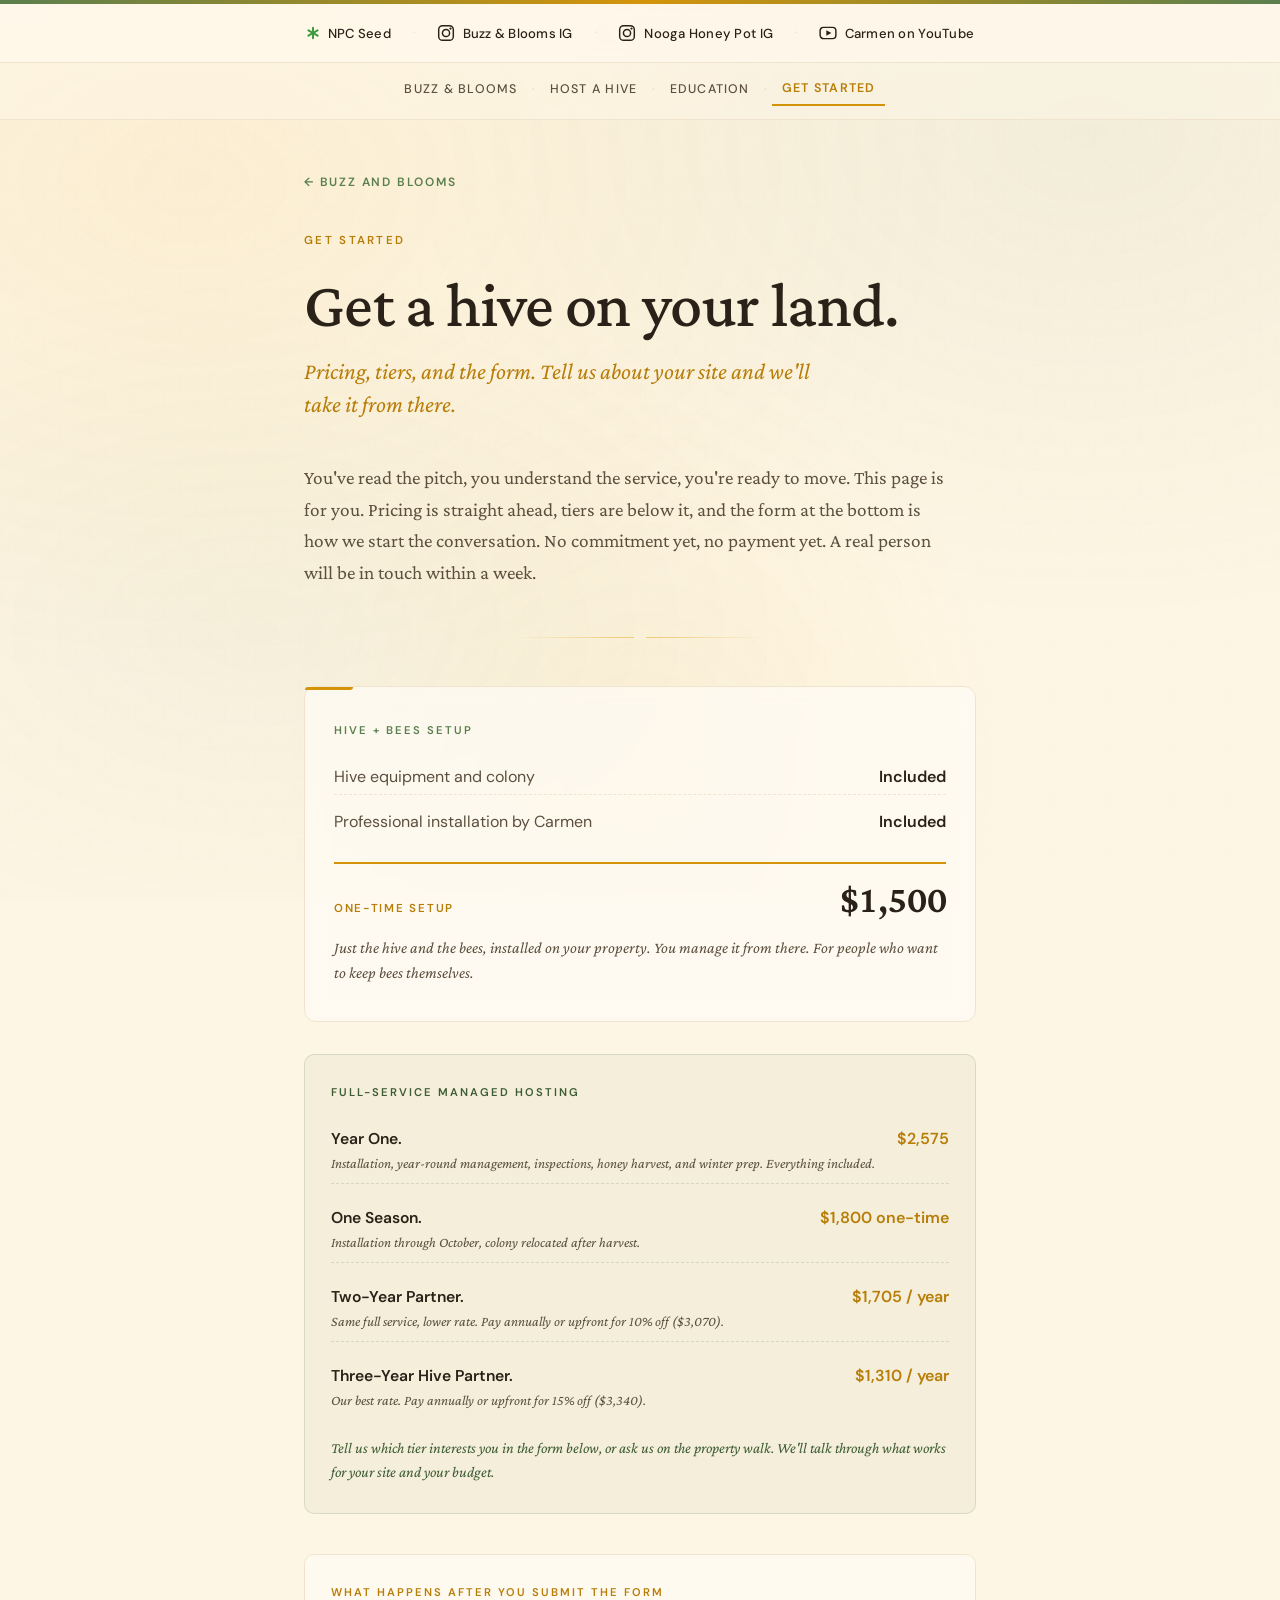
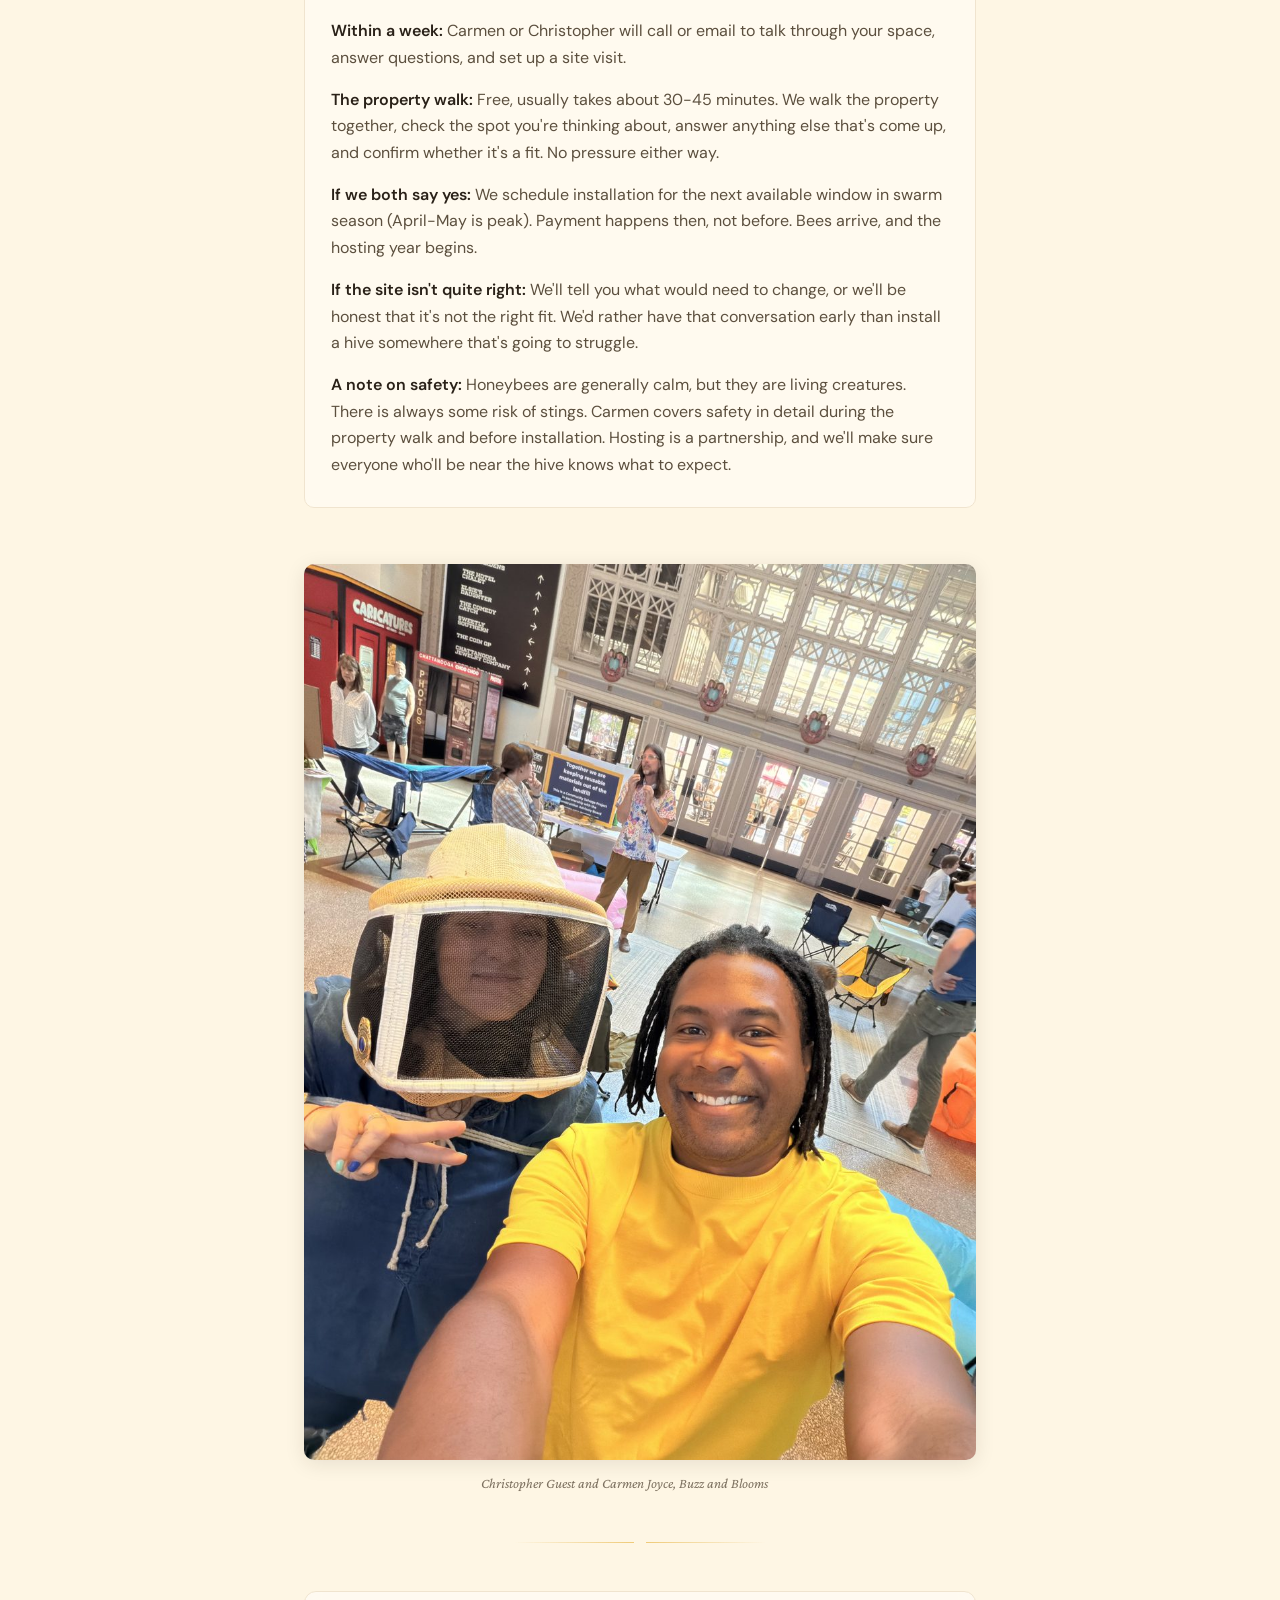
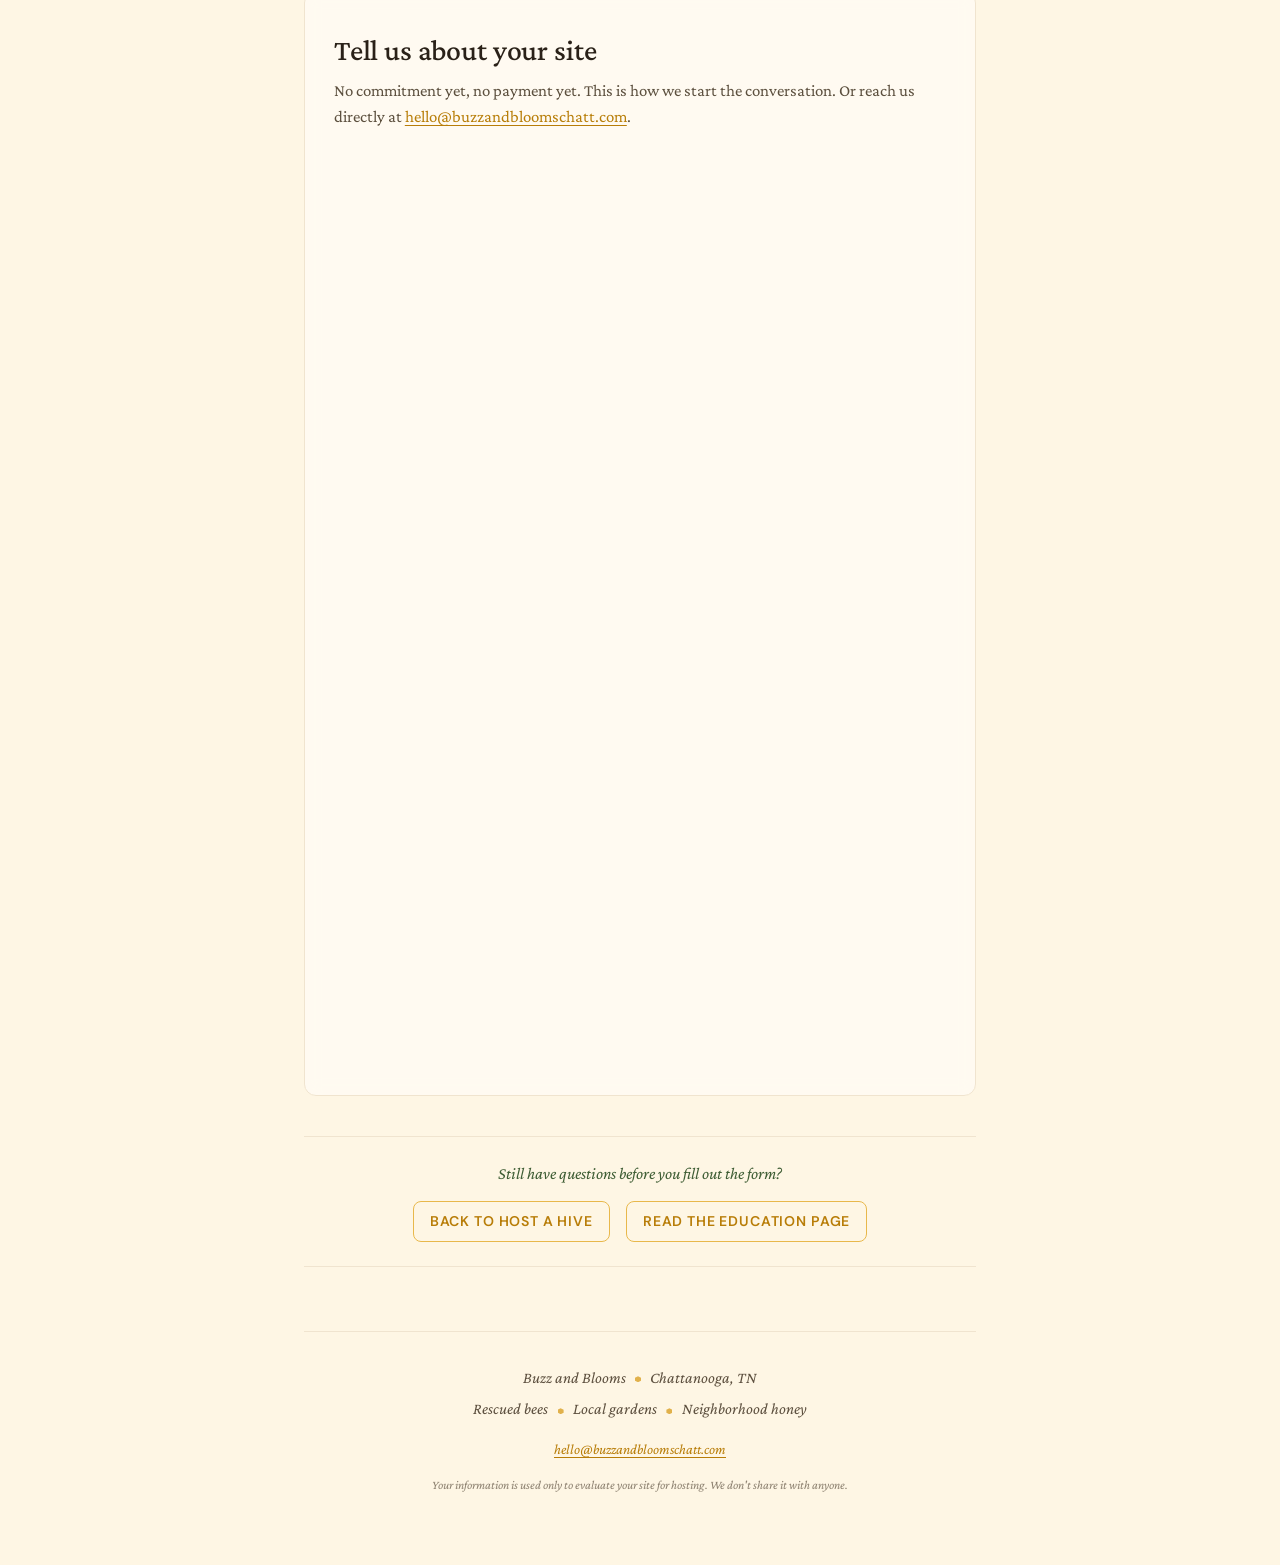
<file: get-started.html>
<!DOCTYPE html>
<html lang="en">
<head>
<meta charset="UTF-8">
<meta name="viewport" content="width=device-width, initial-scale=1.0">
<title>Get Started | Buzz and Blooms</title>
<meta name="description" content="Pricing and the request form. Get a managed beehive on your land in Chattanooga. $2,575 for year one, with multi-year rates available.">
<meta property="og:title" content="Get Started — Buzz and Blooms">
<meta property="og:description" content="Pricing and the request form. Get a managed beehive on your land.">
<meta property="og:type" content="website">
<meta property="og:url" content="https://buzzandbloomschatt.com/get-started.html">
<meta property="og:image" content="https://buzzandbloomschatt.com/logo-horizontal.png">

<link rel="preconnect" href="https://fonts.googleapis.com">
<link rel="preconnect" href="https://fonts.gstatic.com" crossorigin>
<link href="https://fonts.googleapis.com/css2?family=Crimson+Pro:ital,wght@0,300;0,400;0,500;0,600;1,300;1,400&family=DM+Sans:wght@400;500;600&display=swap" rel="stylesheet">

<link rel="stylesheet" href="styles.css">

<style>
  /* Get Started page-specific styles */

  .price-block {
    background: rgba(255, 253, 247, 0.7);
    border: 1px solid var(--cream-dark);
    border-radius: 12px;
    padding: 2.2rem 1.8rem;
    margin: 2rem 0;
    backdrop-filter: blur(8px);
    position: relative;
  }
  .price-block::before {
    content: "";
    position: absolute;
    top: 0;
    left: 0;
    width: 48px;
    height: 3px;
    background: var(--honey);
    border-radius: 12px 0 12px 0;
  }

  .price-breakdown {
    display: flex;
    flex-direction: column;
    gap: 0.6rem;
    margin: 1.2rem 0 1.4rem;
  }
  .price-line {
    display: flex;
    justify-content: space-between;
    align-items: baseline;
    font-family: 'DM Sans', sans-serif;
    font-size: 1rem;
    color: var(--ink);
    padding: 0.3rem 0;
    border-bottom: 1px dashed var(--cream-dark);
  }
  .price-line:last-of-type { border-bottom: none; }
  .price-line .label { color: var(--ink-soft); }
  .price-line .amount {
    font-weight: 600;
    color: var(--ink);
    font-variant-numeric: tabular-nums;
  }

  .price-total {
    display: flex;
    justify-content: space-between;
    align-items: baseline;
    padding-top: 1rem;
    border-top: 2px solid var(--honey);
    margin-top: 0.5rem;
  }
  .price-total .label {
    font-family: 'DM Sans', sans-serif;
    font-size: 0.72rem;
    font-weight: 600;
    letter-spacing: 0.15em;
    text-transform: uppercase;
    color: var(--honey-deep);
  }
  .price-total .amount {
    font-family: 'Crimson Pro', serif;
    font-size: 2.4rem;
    font-weight: 600;
    line-height: 1;
    color: var(--ink);
    letter-spacing: -0.01em;
    font-variant-numeric: tabular-nums;
  }

  .price-sub {
    font-family: 'Crimson Pro', serif;
    font-style: italic;
    font-size: 1rem;
    color: var(--ink-soft);
    margin-top: 1rem;
    margin-bottom: 0;
    max-width: none;
  }

  .tiers {
    background: rgba(90, 127, 78, 0.06);
    border: 1px solid rgba(90, 127, 78, 0.18);
    border-radius: 10px;
    padding: 1.8rem 1.6rem;
    margin: 1.5rem 0 2.5rem;
  }
  .tiers h3 { color: var(--sage-deep); margin-bottom: 1rem; }
  .tiers-list {
    list-style: none;
    display: flex;
    flex-direction: column;
    gap: 0.8rem;
  }
  .tiers-list li {
    font-family: 'DM Sans', sans-serif;
    font-size: 0.98rem;
    color: var(--ink-soft);
    padding: 0.5rem 0;
    display: flex;
    justify-content: space-between;
    align-items: baseline;
    gap: 1rem;
    flex-wrap: wrap;
    border-bottom: 1px dashed rgba(90, 127, 78, 0.2);
  }
  .tiers-list li:last-child { border-bottom: none; }
  .tiers-list li strong {
    color: var(--ink);
    font-weight: 600;
  }
  .tiers-list li .tier-desc {
    display: block;
    font-size: 0.88rem;
    color: var(--ink-soft);
    margin-top: 0.1rem;
    font-weight: 400;
    font-family: 'Crimson Pro', serif;
    font-style: italic;
  }
  .tiers-list li .tier-price {
    font-variant-numeric: tabular-nums;
    color: var(--honey-deep);
    font-weight: 600;
    white-space: nowrap;
    font-size: 1rem;
  }
  .tiers-note {
    font-family: 'Crimson Pro', serif;
    font-style: italic;
    font-size: 0.95rem;
    color: var(--sage-deep);
    margin-top: 1rem;
    margin-bottom: 0;
  }

  /* Expectations block - the "know before signing up" section */
  .expectations {
    background: rgba(255, 253, 247, 0.6);
    border: 1px solid var(--cream-dark);
    border-radius: 10px;
    padding: 1.8rem 1.6rem;
    margin: 2rem 0;
    backdrop-filter: blur(4px);
  }
  .expectations h3 {
    color: var(--honey-deep);
    margin-bottom: 1rem;
  }
  .expectations p {
    font-size: 1rem;
    line-height: 1.65;
    margin-bottom: 1rem;
  }
  .expectations p:last-child { margin-bottom: 0; }
  .expectations p strong { color: var(--ink); font-weight: 600; }

  /* Form section */
  .form-wrap {
    background: rgba(255, 253, 247, 0.7);
    padding: 2.5rem 1.8rem;
    border: 1px solid var(--cream-dark);
    border-radius: 12px;
    margin-top: 2rem;
    backdrop-filter: blur(8px);
    scroll-margin-top: 2rem;
  }
  .form-wrap h2 { margin-bottom: 0.6rem; }
  .form-wrap p {
    margin-bottom: 1.5rem;
    font-family: 'Crimson Pro', serif;
    font-size: 1.05rem;
  }
  .form-embed {
    width: 100%;
    border: none;
    background: transparent;
    display: block;
    min-height: 800px;
    border-radius: 8px;
  }

  /* Questions-remaining link block at bottom */
  .questions-remaining {
    text-align: center;
    margin: 2.5rem 0 1rem;
    padding: 1.5rem;
    border-top: 1px solid var(--cream-dark);
    border-bottom: 1px solid var(--cream-dark);
  }
  .questions-remaining p {
    font-family: 'Crimson Pro', serif;
    font-style: italic;
    font-size: 1.05rem;
    color: var(--sage-deep);
    margin-bottom: 0.8rem;
    max-width: none;
  }
  .questions-remaining-links {
    display: flex;
    gap: 1rem;
    justify-content: center;
    flex-wrap: wrap;
  }
  .questions-remaining-links a {
    font-family: 'DM Sans', sans-serif;
    font-size: 0.88rem;
    font-weight: 600;
    letter-spacing: 0.06em;
    text-transform: uppercase;
    color: var(--honey-deep);
    text-decoration: none;
    padding: 0.5rem 1rem;
    border: 1px solid var(--honey-light);
    border-radius: 8px;
    transition: all 0.2s ease;
  }
  .questions-remaining-links a:hover {
    background: rgba(212, 148, 10, 0.08);
    border-color: var(--honey-deep);
    color: var(--ink);
  }

  @media (max-width: 560px) {
    .price-block, .form-wrap, .tiers, .expectations { padding: 1.4rem 1.2rem; }
    .price-total .amount { font-size: 2rem; }
    .tiers-list li { flex-direction: column; gap: 0.2rem; align-items: flex-start; }
  }
</style>

</head>
<body>

<div class="accent-bar"></div>

<!-- Link bar -->
<div class="link-bar">
  <div class="link-bar-inner">
    <a href="https://www.npcseeds.org/seeds/0ba0ef82-71f8-458d-8ea9-48633b9c30ae" target="_blank" rel="noopener" aria-label="National Park City Seed">
      <svg viewBox="0 0 100 100" xmlns="http://www.w3.org/2000/svg" style="width:14px;height:14px;"><rect x="43" y="5" width="14" height="90" rx="7" fill="#3D9B3D"/><rect x="43" y="5" width="14" height="90" rx="7" fill="#3D9B3D" transform="rotate(60 50 50)"/><rect x="43" y="5" width="14" height="90" rx="7" fill="#3D9B3D" transform="rotate(120 50 50)"/></svg>
      <span>NPC Seed</span>
    </a>
    <span class="link-sep">·</span>
    <a href="https://www.instagram.com/buzzandbloomschatt/" target="_blank" rel="noopener" aria-label="Buzz and Blooms on Instagram">
      <svg viewBox="0 0 16 16" fill="none" stroke="currentColor" stroke-width="1.3" xmlns="http://www.w3.org/2000/svg"><rect x="1.5" y="1.5" width="13" height="13" rx="3.5"/><circle cx="8" cy="8" r="3.2"/><circle cx="12" cy="4" r="1" fill="currentColor" stroke="none"/></svg>
      <span>Buzz &amp; Blooms IG</span>
    </a>
    <span class="link-sep">·</span>
    <a href="https://www.instagram.com/noogahoneypot/" target="_blank" rel="noopener" aria-label="Nooga Honey Pot on Instagram">
      <svg viewBox="0 0 16 16" fill="none" stroke="currentColor" stroke-width="1.3" xmlns="http://www.w3.org/2000/svg"><rect x="1.5" y="1.5" width="13" height="13" rx="3.5"/><circle cx="8" cy="8" r="3.2"/><circle cx="12" cy="4" r="1" fill="currentColor" stroke="none"/></svg>
      <span>Nooga Honey Pot IG</span>
    </a>
    <span class="link-sep">·</span>
    <a href="https://www.youtube.com/@noogahoneypot" target="_blank" rel="noopener" aria-label="Nooga Honey Pot on YouTube">
      <svg viewBox="0 0 16 16" fill="none" stroke="currentColor" stroke-width="1.3" xmlns="http://www.w3.org/2000/svg"><rect x="1" y="3" width="14" height="10" rx="3"/><polygon points="6.5,5.5 11,8 6.5,10.5" fill="currentColor" stroke="none"/></svg>
      <span>Carmen on YouTube</span>
    </a>
  </div>
</div>

<!-- Page strip (lateral navigation between site pages) -->
<nav class="page-strip" aria-label="Site pages">
  <div class="page-strip-inner">
    <a href="index.html">Buzz &amp; Blooms</a>
    <span class="page-strip-sep">·</span>
    <a href="host-a-hive.html">Host a Hive</a>
    <span class="page-strip-sep">·</span>
    <a href="education.html">Education</a>
    <span class="page-strip-sep">·</span>
    <span class="page-strip-current">Get Started</span>
  </div>
</nav>

<!-- Flying bees -->
<div class="bee" aria-hidden="true"><svg viewBox="0 0 22 22" xmlns="http://www.w3.org/2000/svg"><ellipse cx="13" cy="11" rx="6.5" ry="4.5" fill="#D4940A" opacity="0.85"/><line x1="9.5" y1="7" x2="9.5" y2="15" stroke="#2A2118" stroke-width="1" opacity="0.45"/><line x1="13" y1="6.5" x2="13" y2="15.5" stroke="#2A2118" stroke-width="1" opacity="0.45"/><circle cx="6" cy="11" r="2.8" fill="#2A2118" opacity="0.5"/><ellipse cx="10" cy="5.5" rx="4.5" ry="2.8" fill="none" stroke="#D4940A" stroke-width="0.6" opacity="0.4" transform="rotate(-15, 10, 5.5)"/><ellipse cx="14" cy="5" rx="4" ry="2.5" fill="none" stroke="#D4940A" stroke-width="0.6" opacity="0.3" transform="rotate(-20, 14, 5)"/></svg></div>
<div class="bee" aria-hidden="true"><svg viewBox="0 0 22 22" xmlns="http://www.w3.org/2000/svg"><ellipse cx="13" cy="11" rx="6.5" ry="4.5" fill="#D4940A" opacity="0.85"/><line x1="9.5" y1="7" x2="9.5" y2="15" stroke="#2A2118" stroke-width="1" opacity="0.45"/><line x1="13" y1="6.5" x2="13" y2="15.5" stroke="#2A2118" stroke-width="1" opacity="0.45"/><circle cx="6" cy="11" r="2.8" fill="#2A2118" opacity="0.5"/><ellipse cx="10" cy="5.5" rx="4.5" ry="2.8" fill="none" stroke="#D4940A" stroke-width="0.6" opacity="0.4" transform="rotate(-15, 10, 5.5)"/><ellipse cx="14" cy="5" rx="4" ry="2.5" fill="none" stroke="#D4940A" stroke-width="0.6" opacity="0.3" transform="rotate(-20, 14, 5)"/></svg></div>
<div class="bee" aria-hidden="true"><svg viewBox="0 0 22 22" xmlns="http://www.w3.org/2000/svg"><ellipse cx="13" cy="11" rx="6.5" ry="4.5" fill="#D4940A" opacity="0.85"/><line x1="9.5" y1="7" x2="9.5" y2="15" stroke="#2A2118" stroke-width="1" opacity="0.45"/><line x1="13" y1="6.5" x2="13" y2="15.5" stroke="#2A2118" stroke-width="1" opacity="0.45"/><circle cx="6" cy="11" r="2.8" fill="#2A2118" opacity="0.5"/><ellipse cx="10" cy="5.5" rx="4.5" ry="2.8" fill="none" stroke="#D4940A" stroke-width="0.6" opacity="0.4" transform="rotate(-15, 10, 5.5)"/><ellipse cx="14" cy="5" rx="4" ry="2.5" fill="none" stroke="#D4940A" stroke-width="0.6" opacity="0.3" transform="rotate(-20, 14, 5)"/></svg></div>
<div class="bee" aria-hidden="true"><svg viewBox="0 0 22 22" xmlns="http://www.w3.org/2000/svg"><ellipse cx="13" cy="11" rx="6.5" ry="4.5" fill="#D4940A" opacity="0.85"/><line x1="9.5" y1="7" x2="9.5" y2="15" stroke="#2A2118" stroke-width="1" opacity="0.45"/><line x1="13" y1="6.5" x2="13" y2="15.5" stroke="#2A2118" stroke-width="1" opacity="0.45"/><circle cx="6" cy="11" r="2.8" fill="#2A2118" opacity="0.5"/><ellipse cx="10" cy="5.5" rx="4.5" ry="2.8" fill="none" stroke="#D4940A" stroke-width="0.6" opacity="0.4" transform="rotate(-15, 10, 5.5)"/><ellipse cx="14" cy="5" rx="4" ry="2.5" fill="none" stroke="#D4940A" stroke-width="0.6" opacity="0.3" transform="rotate(-20, 14, 5)"/></svg></div>
<div class="bee" aria-hidden="true"><svg viewBox="0 0 22 22" xmlns="http://www.w3.org/2000/svg"><ellipse cx="13" cy="11" rx="6.5" ry="4.5" fill="#D4940A" opacity="0.85"/><line x1="9.5" y1="7" x2="9.5" y2="15" stroke="#2A2118" stroke-width="1" opacity="0.45"/><line x1="13" y1="6.5" x2="13" y2="15.5" stroke="#2A2118" stroke-width="1" opacity="0.45"/><circle cx="6" cy="11" r="2.8" fill="#2A2118" opacity="0.5"/><ellipse cx="10" cy="5.5" rx="4.5" ry="2.8" fill="none" stroke="#D4940A" stroke-width="0.6" opacity="0.4" transform="rotate(-15, 10, 5.5)"/><ellipse cx="14" cy="5" rx="4" ry="2.5" fill="none" stroke="#D4940A" stroke-width="0.6" opacity="0.3" transform="rotate(-20, 14, 5)"/></svg></div>
<div class="bee" aria-hidden="true"><svg viewBox="0 0 22 22" xmlns="http://www.w3.org/2000/svg"><ellipse cx="13" cy="11" rx="6.5" ry="4.5" fill="#D4940A" opacity="0.85"/><line x1="9.5" y1="7" x2="9.5" y2="15" stroke="#2A2118" stroke-width="1" opacity="0.45"/><line x1="13" y1="6.5" x2="13" y2="15.5" stroke="#2A2118" stroke-width="1" opacity="0.45"/><circle cx="6" cy="11" r="2.8" fill="#2A2118" opacity="0.5"/><ellipse cx="10" cy="5.5" rx="4.5" ry="2.8" fill="none" stroke="#D4940A" stroke-width="0.6" opacity="0.4" transform="rotate(-15, 10, 5.5)"/><ellipse cx="14" cy="5" rx="4" ry="2.5" fill="none" stroke="#D4940A" stroke-width="0.6" opacity="0.3" transform="rotate(-20, 14, 5)"/></svg></div>
<div class="bee" aria-hidden="true"><svg viewBox="0 0 22 22" xmlns="http://www.w3.org/2000/svg"><ellipse cx="13" cy="11" rx="6.5" ry="4.5" fill="#D4940A" opacity="0.85"/><line x1="9.5" y1="7" x2="9.5" y2="15" stroke="#2A2118" stroke-width="1" opacity="0.45"/><line x1="13" y1="6.5" x2="13" y2="15.5" stroke="#2A2118" stroke-width="1" opacity="0.45"/><circle cx="6" cy="11" r="2.8" fill="#2A2118" opacity="0.5"/><ellipse cx="10" cy="5.5" rx="4.5" ry="2.8" fill="none" stroke="#D4940A" stroke-width="0.6" opacity="0.4" transform="rotate(-15, 10, 5.5)"/><ellipse cx="14" cy="5" rx="4" ry="2.5" fill="none" stroke="#D4940A" stroke-width="0.6" opacity="0.3" transform="rotate(-20, 14, 5)"/></svg></div>
<div class="bee" aria-hidden="true"><svg viewBox="0 0 22 22" xmlns="http://www.w3.org/2000/svg"><ellipse cx="13" cy="11" rx="6.5" ry="4.5" fill="#D4940A" opacity="0.85"/><line x1="9.5" y1="7" x2="9.5" y2="15" stroke="#2A2118" stroke-width="1" opacity="0.45"/><line x1="13" y1="6.5" x2="13" y2="15.5" stroke="#2A2118" stroke-width="1" opacity="0.45"/><circle cx="6" cy="11" r="2.8" fill="#2A2118" opacity="0.5"/><ellipse cx="10" cy="5.5" rx="4.5" ry="2.8" fill="none" stroke="#D4940A" stroke-width="0.6" opacity="0.4" transform="rotate(-15, 10, 5.5)"/><ellipse cx="14" cy="5" rx="4" ry="2.5" fill="none" stroke="#D4940A" stroke-width="0.6" opacity="0.3" transform="rotate(-20, 14, 5)"/></svg></div>

<main class="page">

  <a href="index.html" class="back">Buzz and Blooms</a>

  <section class="hero">
    <div class="eyebrow">Get Started</div>
    <h1>Get a hive on your land.</h1>
    <p class="lede">Pricing, tiers, and the form. Tell us about your site and we'll take it from there.</p>
  </section>

  <p class="large">
    You've read the pitch, you understand the service, you're ready to move. This page is for you. Pricing is straight ahead, tiers are below it, and the form at the bottom is how we start the conversation. No commitment yet, no payment yet. A real person will be in touch within a week.
  </p>

  <hr class="rule">

  <div class="price-block">
    <h3>Hive + Bees Setup</h3>

    <div class="price-breakdown">
      <div class="price-line">
        <span class="label">Hive equipment and colony</span>
        <span class="amount">Included</span>
      </div>
      <div class="price-line">
        <span class="label">Professional installation by Carmen</span>
        <span class="amount">Included</span>
      </div>
    </div>

    <div class="price-total">
      <span class="label">One-time setup</span>
      <span class="amount">$1,500</span>
    </div>

    <p class="price-sub">Just the hive and the bees, installed on your property. You manage it from there. For people who want to keep bees themselves.</p>
  </div>

  <div class="tiers">
    <h3>Full-service managed hosting</h3>
    <ul class="tiers-list">
      <li>
        <span>
          <strong>Year One.</strong>
          <span class="tier-desc">Installation, year-round management, inspections, honey harvest, and winter prep. Everything included.</span>
        </span>
        <span class="tier-price">$2,575</span>
      </li>
      <li>
        <span>
          <strong>One Season.</strong>
          <span class="tier-desc">Installation through October, colony relocated after harvest.</span>
        </span>
        <span class="tier-price">$1,800 one-time</span>
      </li>
      <li>
        <span>
          <strong>Two-Year Partner.</strong>
          <span class="tier-desc">Same full service, lower rate. Pay annually or upfront for 10% off ($3,070).</span>
        </span>
        <span class="tier-price">$1,705 / year</span>
      </li>
      <li>
        <span>
          <strong>Three-Year Hive Partner.</strong>
          <span class="tier-desc">Our best rate. Pay annually or upfront for 15% off ($3,340).</span>
        </span>
        <span class="tier-price">$1,310 / year</span>
      </li>
    </ul>
    <p class="tiers-note">Tell us which tier interests you in the form below, or ask us on the property walk. We'll talk through what works for your site and your budget.</p>
  </div>

  <div class="expectations">
    <h3>What happens after you submit the form</h3>
    <p>
      <strong>Within a week:</strong> Carmen or Christopher will call or email to talk through your space, answer questions, and set up a site visit.
    </p>
    <p>
      <strong>The property walk:</strong> Free, usually takes about 30-45 minutes. We walk the property together, check the spot you're thinking about, answer anything else that's come up, and confirm whether it's a fit. No pressure either way.
    </p>
    <p>
      <strong>If we both say yes:</strong> We schedule installation for the next available window in swarm season (April-May is peak). Payment happens then, not before. Bees arrive, and the hosting year begins.
    </p>
    <p>
      <strong>If the site isn't quite right:</strong> We'll tell you what would need to change, or we'll be honest that it's not the right fit. We'd rather have that conversation early than install a hive somewhere that's going to struggle.
    </p>
    <p>
      <strong>A note on safety:</strong> Honeybees are generally calm, but they are living creatures. There is always some risk of stings. Carmen covers safety in detail during the property walk and before installation. Hosting is a partnership, and we'll make sure everyone who'll be near the hive knows what to expect.
    </p>
  </div>

  <img src="photos/founders.jpg" alt="Christopher Guest and Carmen Joyce at a community event in Chattanooga" class="site-photo inline-photo">
  <p class="photo-caption">Christopher Guest and Carmen Joyce, Buzz and Blooms</p>

  <hr class="rule">

  <div class="form-wrap" id="request">

    <h2>Tell us about your site</h2>
    <p>No commitment yet, no payment yet. This is how we start the conversation. Or reach us directly at <a href="mailto:hello@buzzandbloomschatt.com" class="inline">hello@buzzandbloomschatt.com</a>.</p>

    <iframe
      class="form-embed"
      src="https://docs.google.com/forms/d/e/1FAIpQLSfy9Sv-R9Fy1M9M7gBDBlhWEAdrTcVzBOyRucDA3hbSRGOSMQ/viewform?embedded=true"
      width="100%"
      height="900"
      frameborder="0"
      marginheight="0"
      marginwidth="0">
      Loading form...
    </iframe>

  </div>

  <div class="questions-remaining">
    <p>Still have questions before you fill out the form?</p>
    <div class="questions-remaining-links">
      <a href="host-a-hive.html">Back to Host a Hive</a>
      <a href="education.html">Read the Education page</a>
    </div>
  </div>

  <footer>
    <p>Buzz and Blooms <span class="hex-mark"></span> Chattanooga, TN</p>
    <p>Rescued bees <span class="hex-mark"></span> Local gardens <span class="hex-mark"></span> Neighborhood honey</p>
    <p style="margin-top: 0.8rem;"><a href="mailto:hello@buzzandbloomschatt.com" class="inline" style="font-size: 0.9rem;">hello@buzzandbloomschatt.com</a></p>
    <p style="font-size: 0.78rem; margin-top: 0.8rem; opacity: 0.7;">Your information is used only to evaluate your site for hosting. We don't share it with anyone.</p>
  </footer>

</main>

</body>
</html>
</file>
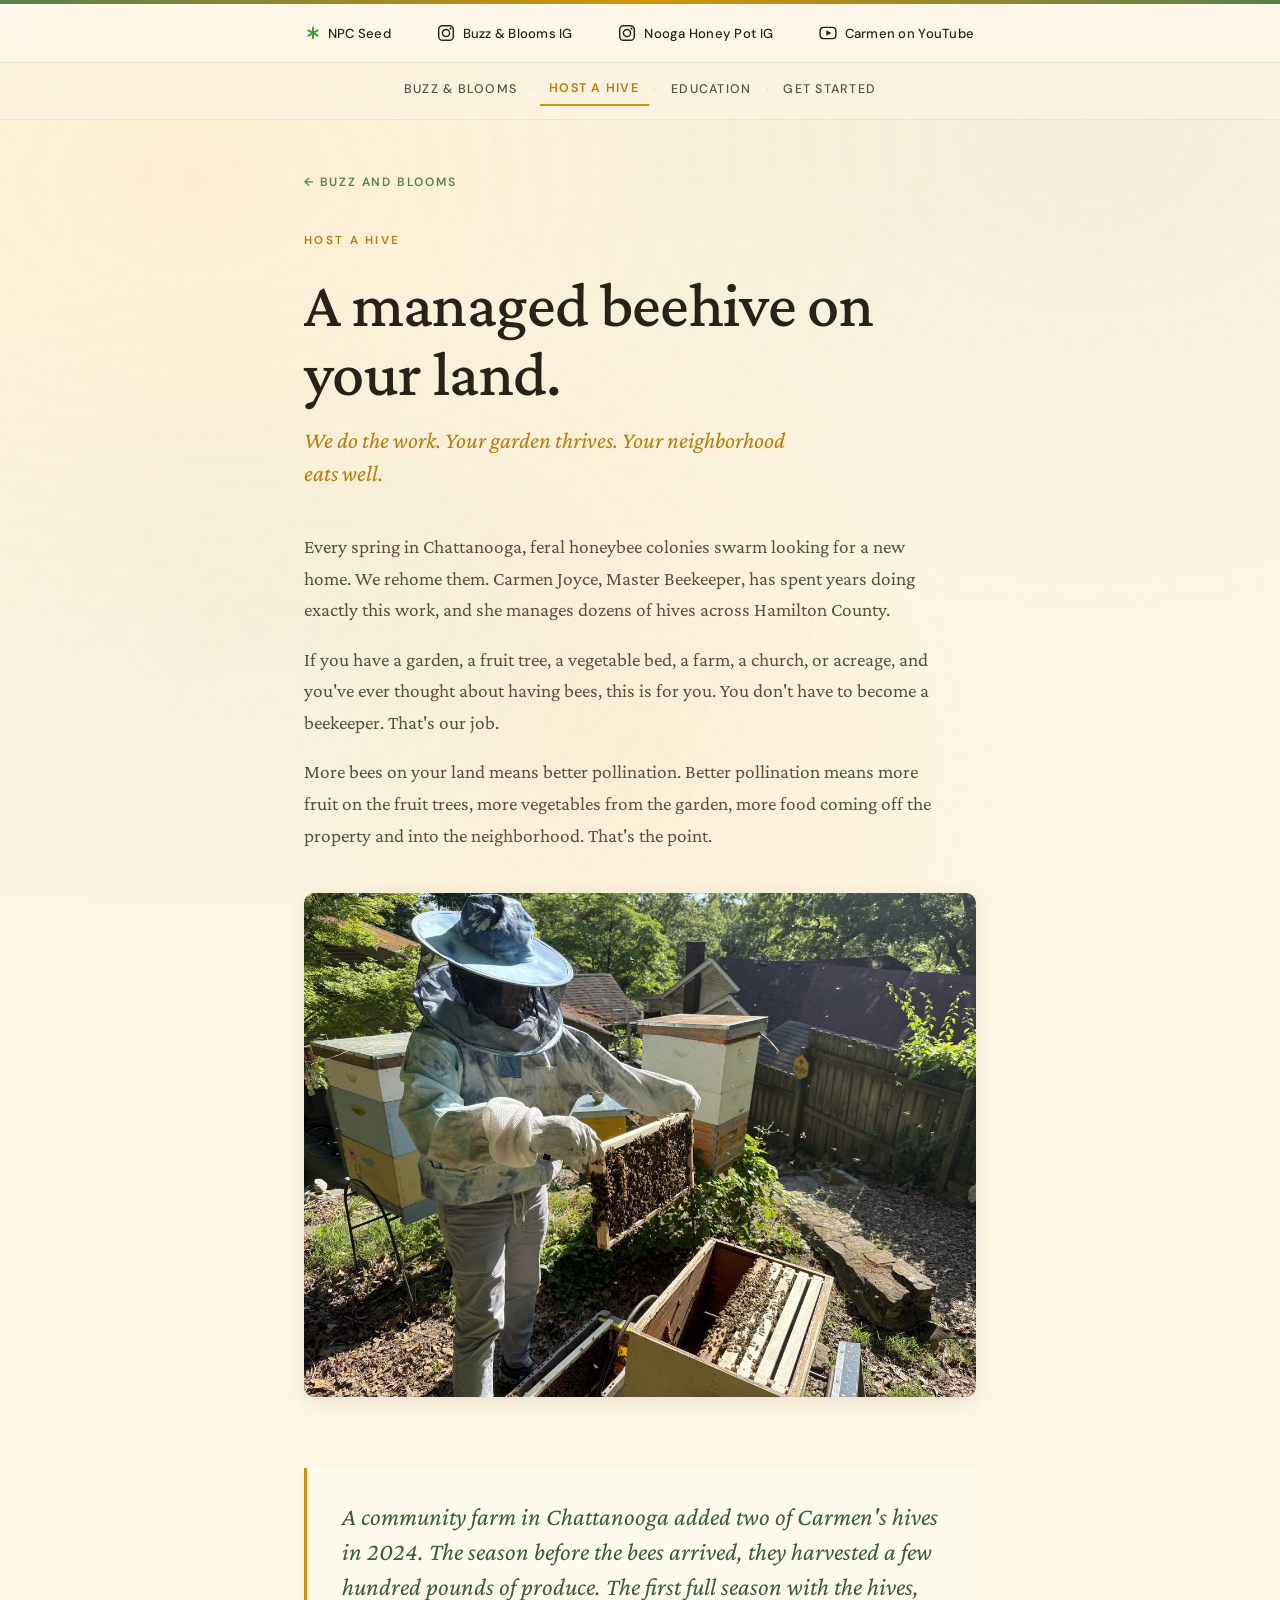
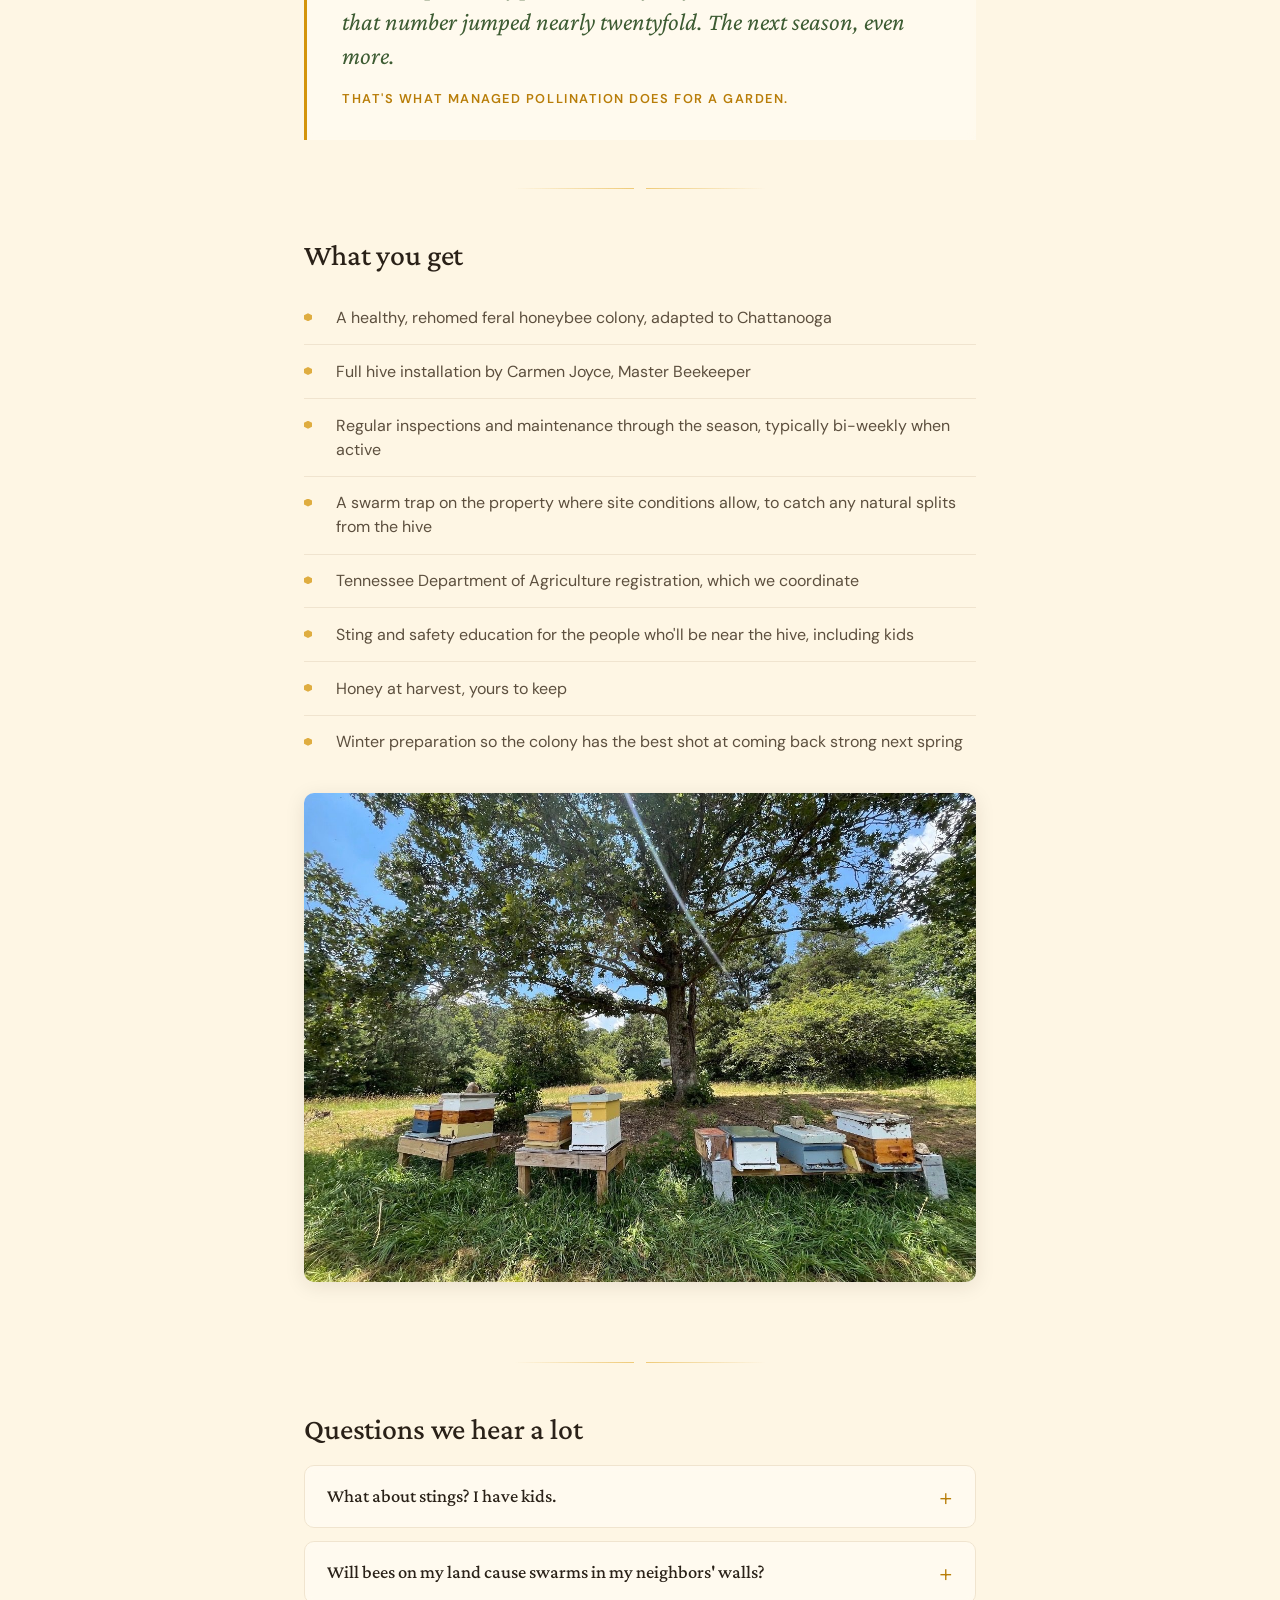
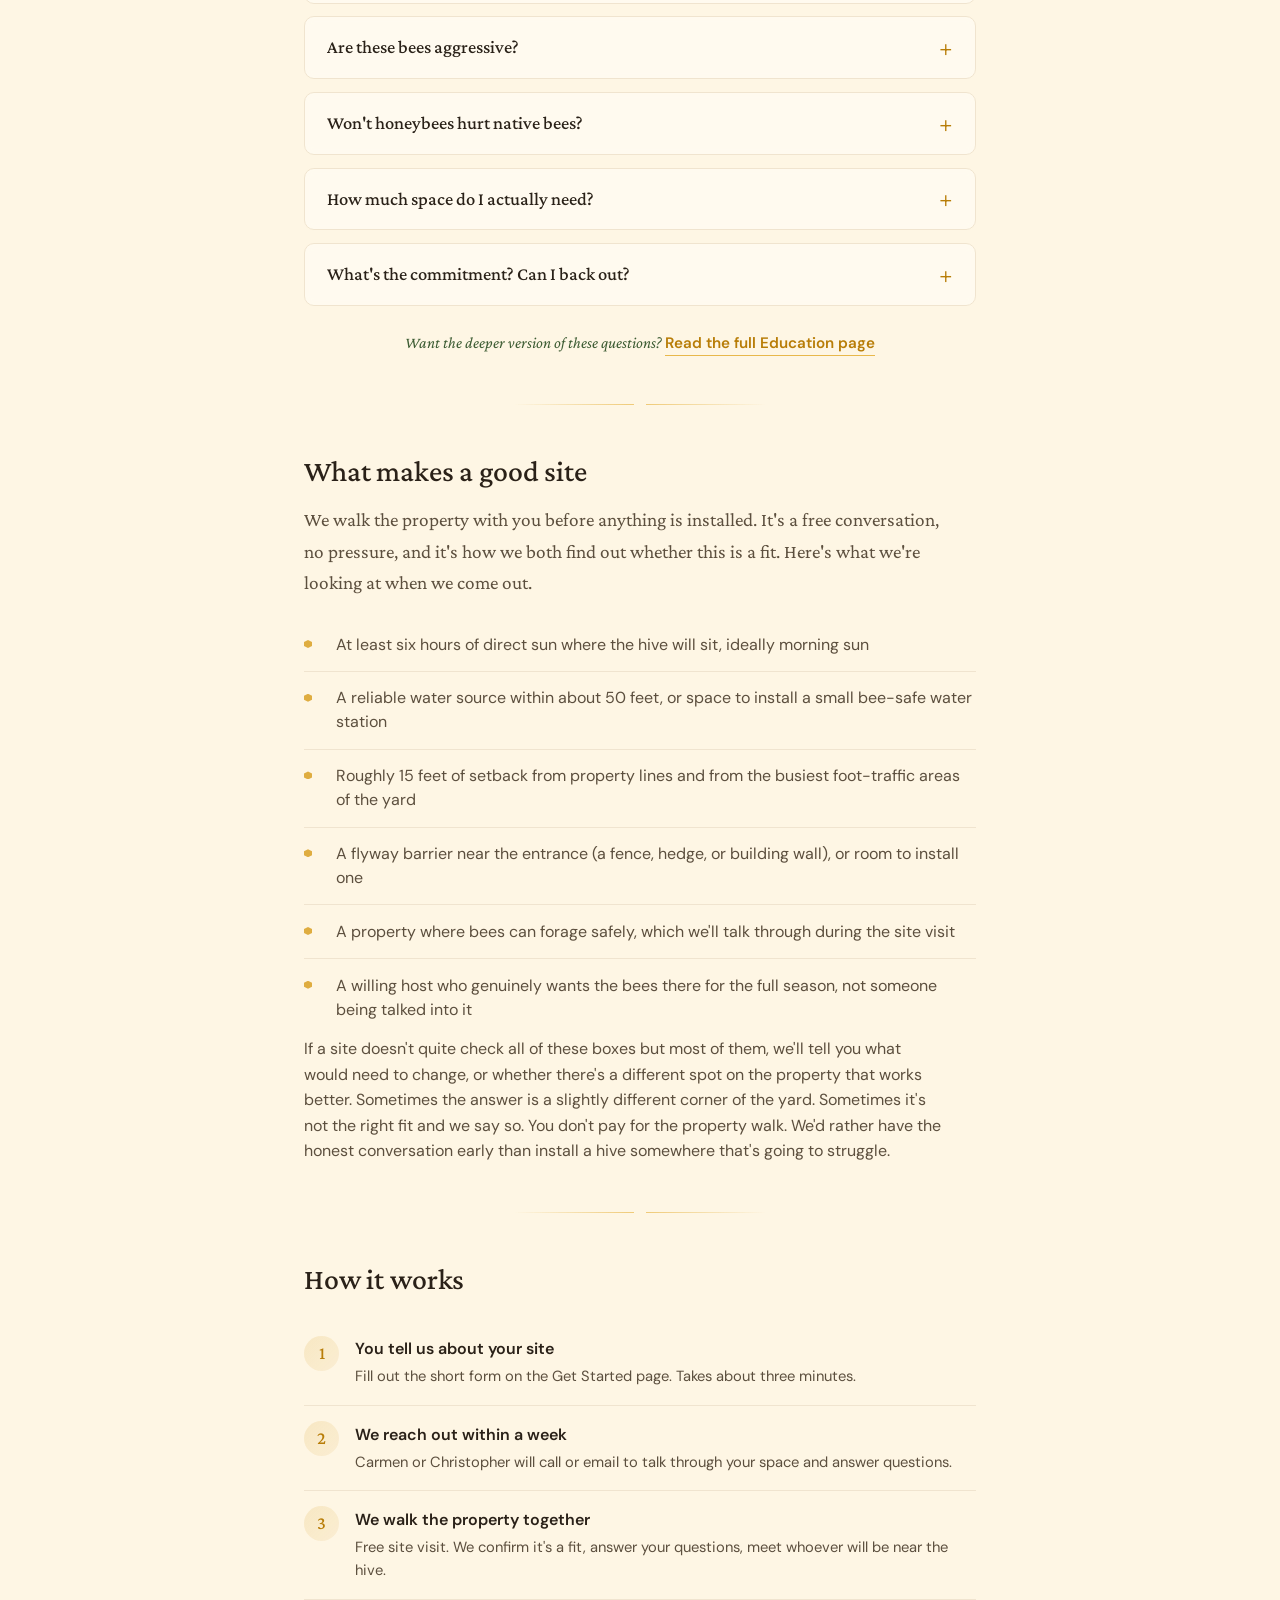
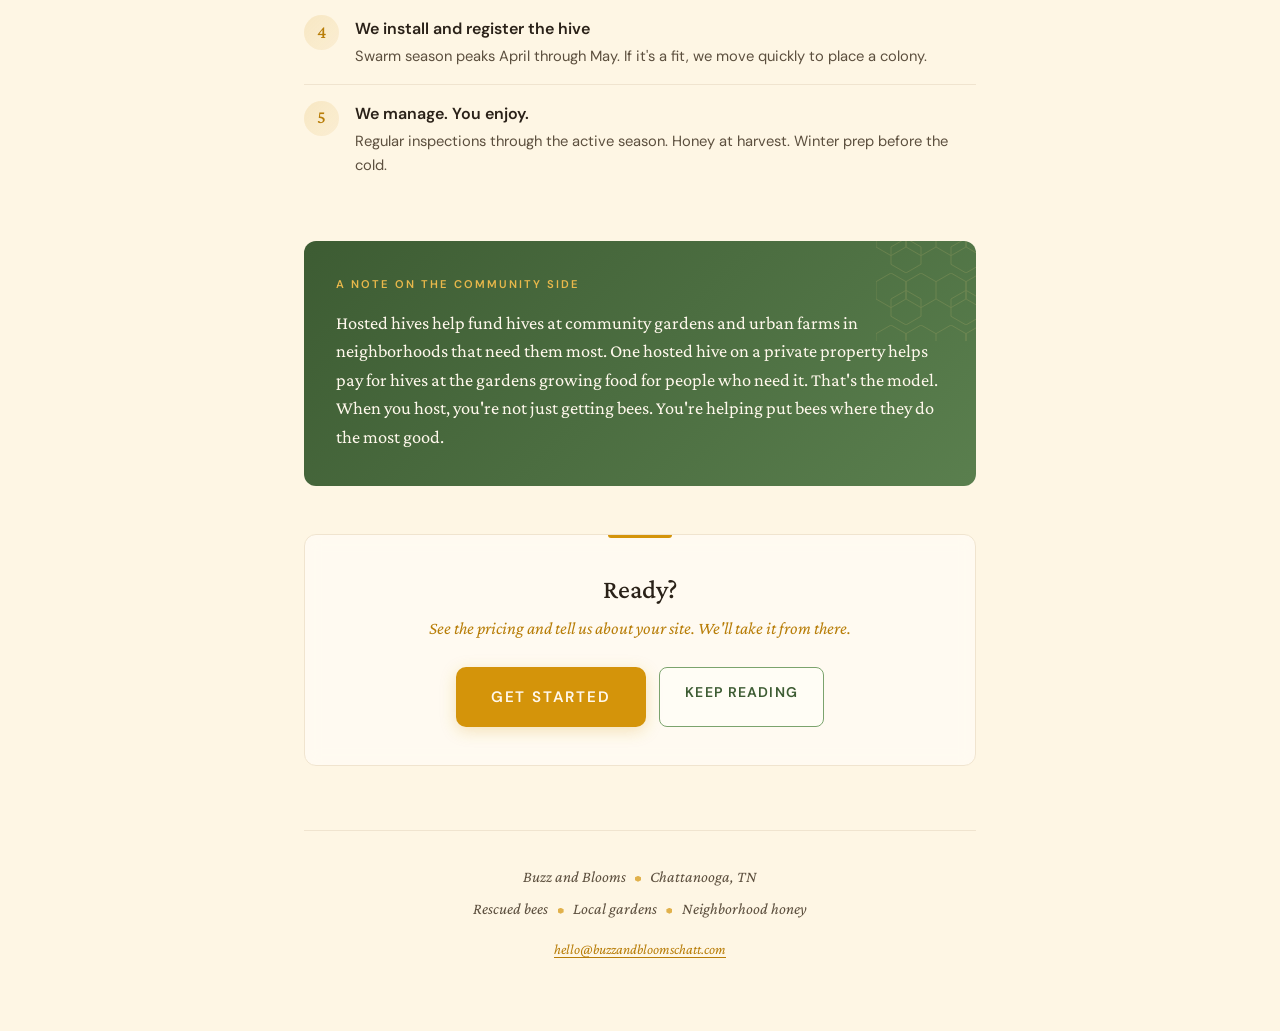
<file: host-a-hive.html>
<!DOCTYPE html>
<html lang="en">
<head>
<meta charset="UTF-8">
<meta name="viewport" content="width=device-width, initial-scale=1.0">
<title>Host a Hive | Buzz and Blooms</title>
<meta name="description" content="A managed beehive on your land. We do the work. Your garden thrives. Your neighborhood eats well. Learn how hosting works with Buzz and Blooms in Chattanooga.">
<meta property="og:title" content="Host a Hive — Buzz and Blooms">
<meta property="og:description" content="A managed beehive on your land. We do the work. Your garden thrives. Your neighborhood eats well.">
<meta property="og:type" content="website">
<meta property="og:url" content="https://buzzandbloomschatt.com/host-a-hive.html">
<meta property="og:image" content="https://buzzandbloomschatt.com/logo-horizontal.png">

<link rel="preconnect" href="https://fonts.googleapis.com">
<link rel="preconnect" href="https://fonts.gstatic.com" crossorigin>
<link href="https://fonts.googleapis.com/css2?family=Crimson+Pro:ital,wght@0,300;0,400;0,500;0,600;1,300;1,400&family=DM+Sans:wght@400;500;600&display=swap" rel="stylesheet">

<link rel="stylesheet" href="styles.css">

<style>
  /* Host-a-Hive specific styles */
  .pullquote {
    font-family: 'Crimson Pro', serif;
    font-style: italic;
    font-size: clamp(1.3rem, 2.6vw, 1.55rem);
    line-height: 1.4;
    color: var(--sage-deep);
    padding: 2rem 1.8rem 2rem 2.2rem;
    margin: 2.5rem 0;
    border-left: 3px solid var(--honey);
    background: rgba(255, 253, 247, 0.5);
    backdrop-filter: blur(4px);
  }
  .pullquote-attribution {
    display: block;
    font-family: 'DM Sans', sans-serif;
    font-style: normal;
    font-size: 0.8rem;
    font-weight: 600;
    letter-spacing: 0.12em;
    text-transform: uppercase;
    color: var(--honey-deep);
    margin-top: 1rem;
  }

  .steps {
    counter-reset: step;
    list-style: none;
    margin: 1.5rem 0;
  }
  .steps li {
    counter-increment: step;
    padding: 1rem 0 1rem 3.2rem;
    position: relative;
    font-size: 1rem;
    border-bottom: 1px solid var(--cream-dark);
  }
  .steps li:last-child { border-bottom: none; }
  .steps li::before {
    content: counter(step);
    position: absolute;
    left: 0;
    top: 0.95rem;
    width: 2.2rem;
    height: 2.2rem;
    border-radius: 50%;
    background: linear-gradient(135deg, rgba(212, 148, 10, 0.15), rgba(212, 148, 10, 0.08));
    color: var(--honey-deep);
    font-family: 'Crimson Pro', serif;
    font-weight: 500;
    font-size: 1.15rem;
    display: flex;
    align-items: center;
    justify-content: center;
  }
  .steps li strong {
    display: block;
    font-family: 'DM Sans', sans-serif;
    font-weight: 600;
    color: var(--ink);
    margin-bottom: 0.2rem;
    font-size: 1rem;
  }
  .steps li span {
    color: var(--ink-soft);
    font-size: 0.92rem;
    display: block;
  }

  .community {
    background: linear-gradient(135deg, var(--sage-deep), var(--sage));
    color: var(--cream);
    padding: 2.2rem 2rem;
    margin: 3rem 0;
    border-radius: 12px;
    position: relative;
    overflow: hidden;
  }
  .community::before {
    content: "";
    position: absolute;
    top: -20px;
    right: -20px;
    width: 120px;
    height: 120px;
    background-image: url("data:image/svg+xml,%3Csvg width='60' height='52' viewBox='0 0 60 52' xmlns='http://www.w3.org/2000/svg'%3E%3Cpath d='M15 0 L30 8.66 L30 25.98 L15 34.64 L0 25.98 L0 8.66Z' fill='none' stroke='%23F5D280' stroke-width='1'/%3E%3Cpath d='M45 0 L60 8.66 L60 25.98 L45 34.64 L30 25.98 L30 8.66Z' fill='none' stroke='%23F5D280' stroke-width='1'/%3E%3Cpath d='M30 17.32 L45 25.98 L45 43.3 L30 51.96 L15 43.3 L15 25.98Z' fill='none' stroke='%23F5D280' stroke-width='1'/%3E%3C/svg%3E");
    opacity: 0.15;
    pointer-events: none;
  }
  .community h3 {
    color: var(--honey-light);
    margin-bottom: 0.9rem;
    position: relative;
  }
  .community p {
    font-family: 'Crimson Pro', serif;
    color: var(--cream);
    font-size: 1.15rem;
    line-height: 1.55;
    max-width: none;
    margin-bottom: 0;
    position: relative;
  }

  /* Final CTA block - prominent route to Get Started */
  .final-cta {
    background: rgba(255, 253, 247, 0.7);
    border: 1px solid var(--cream-dark);
    border-radius: 12px;
    padding: 2.4rem 1.8rem;
    margin: 3rem 0 1rem;
    text-align: center;
    backdrop-filter: blur(8px);
    position: relative;
  }
  .final-cta::before {
    content: "";
    position: absolute;
    top: 0;
    left: 50%;
    transform: translateX(-50%);
    width: 64px;
    height: 3px;
    background: var(--honey);
    border-radius: 0 0 4px 4px;
  }
  .final-cta h2 {
    margin-bottom: 0.5rem;
    font-size: 1.65rem;
  }
  .final-cta p {
    font-family: 'Crimson Pro', serif;
    font-style: italic;
    font-size: 1.1rem;
    color: var(--honey-deep);
    margin: 0 auto 1.6rem;
    max-width: 28rem;
  }
  .final-cta-actions {
    display: flex;
    gap: 0.8rem;
    justify-content: center;
    flex-wrap: wrap;
  }

  .more-link-block {
    text-align: center;
    margin: 1.5rem 0 2rem;
    font-family: 'Crimson Pro', serif;
    font-style: italic;
    font-size: 1rem;
    color: var(--sage-deep);
  }
  .more-link-block a {
    color: var(--honey-deep);
    font-weight: 600;
    font-style: normal;
    font-family: 'DM Sans', sans-serif;
    font-size: 0.95rem;
    text-decoration: none;
    border-bottom: 1px solid var(--honey-light);
    padding-bottom: 2px;
    transition: all 0.2s ease;
  }
  .more-link-block a:hover {
    color: var(--ink);
    border-color: var(--ink);
  }
</style>

</head>
<body>

<div class="accent-bar"></div>

<!-- Link bar (shared across pages) -->
<div class="link-bar">
  <div class="link-bar-inner">
    <a href="https://www.npcseeds.org/seeds/0ba0ef82-71f8-458d-8ea9-48633b9c30ae" target="_blank" rel="noopener" aria-label="National Park City Seed">
      <svg viewBox="0 0 100 100" xmlns="http://www.w3.org/2000/svg" style="width:14px;height:14px;"><rect x="43" y="5" width="14" height="90" rx="7" fill="#3D9B3D"/><rect x="43" y="5" width="14" height="90" rx="7" fill="#3D9B3D" transform="rotate(60 50 50)"/><rect x="43" y="5" width="14" height="90" rx="7" fill="#3D9B3D" transform="rotate(120 50 50)"/></svg>
      <span>NPC Seed</span>
    </a>
    <span class="link-sep">·</span>
    <a href="https://www.instagram.com/buzzandbloomschatt/" target="_blank" rel="noopener" aria-label="Buzz and Blooms on Instagram">
      <svg viewBox="0 0 16 16" fill="none" stroke="currentColor" stroke-width="1.3" xmlns="http://www.w3.org/2000/svg"><rect x="1.5" y="1.5" width="13" height="13" rx="3.5"/><circle cx="8" cy="8" r="3.2"/><circle cx="12" cy="4" r="1" fill="currentColor" stroke="none"/></svg>
      <span>Buzz &amp; Blooms IG</span>
    </a>
    <span class="link-sep">·</span>
    <a href="https://www.instagram.com/noogahoneypot/" target="_blank" rel="noopener" aria-label="Nooga Honey Pot on Instagram">
      <svg viewBox="0 0 16 16" fill="none" stroke="currentColor" stroke-width="1.3" xmlns="http://www.w3.org/2000/svg"><rect x="1.5" y="1.5" width="13" height="13" rx="3.5"/><circle cx="8" cy="8" r="3.2"/><circle cx="12" cy="4" r="1" fill="currentColor" stroke="none"/></svg>
      <span>Nooga Honey Pot IG</span>
    </a>
    <span class="link-sep">·</span>
    <a href="https://www.youtube.com/@noogahoneypot" target="_blank" rel="noopener" aria-label="Nooga Honey Pot on YouTube">
      <svg viewBox="0 0 16 16" fill="none" stroke="currentColor" stroke-width="1.3" xmlns="http://www.w3.org/2000/svg"><rect x="1" y="3" width="14" height="10" rx="3"/><polygon points="6.5,5.5 11,8 6.5,10.5" fill="currentColor" stroke="none"/></svg>
      <span>Carmen on YouTube</span>
    </a>
  </div>
</div>

<!-- Page strip (lateral navigation between site pages) -->
<nav class="page-strip" aria-label="Site pages">
  <div class="page-strip-inner">
    <a href="index.html">Buzz &amp; Blooms</a>
    <span class="page-strip-sep">·</span>
    <span class="page-strip-current">Host a Hive</span>
    <span class="page-strip-sep">·</span>
    <a href="education.html">Education</a>
    <span class="page-strip-sep">·</span>
    <a href="get-started.html">Get Started</a>
  </div>
</nav>

<!-- Flying bees -->
<div class="bee" aria-hidden="true"><svg viewBox="0 0 22 22" xmlns="http://www.w3.org/2000/svg"><ellipse cx="13" cy="11" rx="6.5" ry="4.5" fill="#D4940A" opacity="0.85"/><line x1="9.5" y1="7" x2="9.5" y2="15" stroke="#2A2118" stroke-width="1" opacity="0.45"/><line x1="13" y1="6.5" x2="13" y2="15.5" stroke="#2A2118" stroke-width="1" opacity="0.45"/><circle cx="6" cy="11" r="2.8" fill="#2A2118" opacity="0.5"/><ellipse cx="10" cy="5.5" rx="4.5" ry="2.8" fill="none" stroke="#D4940A" stroke-width="0.6" opacity="0.4" transform="rotate(-15, 10, 5.5)"/><ellipse cx="14" cy="5" rx="4" ry="2.5" fill="none" stroke="#D4940A" stroke-width="0.6" opacity="0.3" transform="rotate(-20, 14, 5)"/></svg></div>
<div class="bee" aria-hidden="true"><svg viewBox="0 0 22 22" xmlns="http://www.w3.org/2000/svg"><ellipse cx="13" cy="11" rx="6.5" ry="4.5" fill="#D4940A" opacity="0.85"/><line x1="9.5" y1="7" x2="9.5" y2="15" stroke="#2A2118" stroke-width="1" opacity="0.45"/><line x1="13" y1="6.5" x2="13" y2="15.5" stroke="#2A2118" stroke-width="1" opacity="0.45"/><circle cx="6" cy="11" r="2.8" fill="#2A2118" opacity="0.5"/><ellipse cx="10" cy="5.5" rx="4.5" ry="2.8" fill="none" stroke="#D4940A" stroke-width="0.6" opacity="0.4" transform="rotate(-15, 10, 5.5)"/><ellipse cx="14" cy="5" rx="4" ry="2.5" fill="none" stroke="#D4940A" stroke-width="0.6" opacity="0.3" transform="rotate(-20, 14, 5)"/></svg></div>
<div class="bee" aria-hidden="true"><svg viewBox="0 0 22 22" xmlns="http://www.w3.org/2000/svg"><ellipse cx="13" cy="11" rx="6.5" ry="4.5" fill="#D4940A" opacity="0.85"/><line x1="9.5" y1="7" x2="9.5" y2="15" stroke="#2A2118" stroke-width="1" opacity="0.45"/><line x1="13" y1="6.5" x2="13" y2="15.5" stroke="#2A2118" stroke-width="1" opacity="0.45"/><circle cx="6" cy="11" r="2.8" fill="#2A2118" opacity="0.5"/><ellipse cx="10" cy="5.5" rx="4.5" ry="2.8" fill="none" stroke="#D4940A" stroke-width="0.6" opacity="0.4" transform="rotate(-15, 10, 5.5)"/><ellipse cx="14" cy="5" rx="4" ry="2.5" fill="none" stroke="#D4940A" stroke-width="0.6" opacity="0.3" transform="rotate(-20, 14, 5)"/></svg></div>
<div class="bee" aria-hidden="true"><svg viewBox="0 0 22 22" xmlns="http://www.w3.org/2000/svg"><ellipse cx="13" cy="11" rx="6.5" ry="4.5" fill="#D4940A" opacity="0.85"/><line x1="9.5" y1="7" x2="9.5" y2="15" stroke="#2A2118" stroke-width="1" opacity="0.45"/><line x1="13" y1="6.5" x2="13" y2="15.5" stroke="#2A2118" stroke-width="1" opacity="0.45"/><circle cx="6" cy="11" r="2.8" fill="#2A2118" opacity="0.5"/><ellipse cx="10" cy="5.5" rx="4.5" ry="2.8" fill="none" stroke="#D4940A" stroke-width="0.6" opacity="0.4" transform="rotate(-15, 10, 5.5)"/><ellipse cx="14" cy="5" rx="4" ry="2.5" fill="none" stroke="#D4940A" stroke-width="0.6" opacity="0.3" transform="rotate(-20, 14, 5)"/></svg></div>
<div class="bee" aria-hidden="true"><svg viewBox="0 0 22 22" xmlns="http://www.w3.org/2000/svg"><ellipse cx="13" cy="11" rx="6.5" ry="4.5" fill="#D4940A" opacity="0.85"/><line x1="9.5" y1="7" x2="9.5" y2="15" stroke="#2A2118" stroke-width="1" opacity="0.45"/><line x1="13" y1="6.5" x2="13" y2="15.5" stroke="#2A2118" stroke-width="1" opacity="0.45"/><circle cx="6" cy="11" r="2.8" fill="#2A2118" opacity="0.5"/><ellipse cx="10" cy="5.5" rx="4.5" ry="2.8" fill="none" stroke="#D4940A" stroke-width="0.6" opacity="0.4" transform="rotate(-15, 10, 5.5)"/><ellipse cx="14" cy="5" rx="4" ry="2.5" fill="none" stroke="#D4940A" stroke-width="0.6" opacity="0.3" transform="rotate(-20, 14, 5)"/></svg></div>
<div class="bee" aria-hidden="true"><svg viewBox="0 0 22 22" xmlns="http://www.w3.org/2000/svg"><ellipse cx="13" cy="11" rx="6.5" ry="4.5" fill="#D4940A" opacity="0.85"/><line x1="9.5" y1="7" x2="9.5" y2="15" stroke="#2A2118" stroke-width="1" opacity="0.45"/><line x1="13" y1="6.5" x2="13" y2="15.5" stroke="#2A2118" stroke-width="1" opacity="0.45"/><circle cx="6" cy="11" r="2.8" fill="#2A2118" opacity="0.5"/><ellipse cx="10" cy="5.5" rx="4.5" ry="2.8" fill="none" stroke="#D4940A" stroke-width="0.6" opacity="0.4" transform="rotate(-15, 10, 5.5)"/><ellipse cx="14" cy="5" rx="4" ry="2.5" fill="none" stroke="#D4940A" stroke-width="0.6" opacity="0.3" transform="rotate(-20, 14, 5)"/></svg></div>
<div class="bee" aria-hidden="true"><svg viewBox="0 0 22 22" xmlns="http://www.w3.org/2000/svg"><ellipse cx="13" cy="11" rx="6.5" ry="4.5" fill="#D4940A" opacity="0.85"/><line x1="9.5" y1="7" x2="9.5" y2="15" stroke="#2A2118" stroke-width="1" opacity="0.45"/><line x1="13" y1="6.5" x2="13" y2="15.5" stroke="#2A2118" stroke-width="1" opacity="0.45"/><circle cx="6" cy="11" r="2.8" fill="#2A2118" opacity="0.5"/><ellipse cx="10" cy="5.5" rx="4.5" ry="2.8" fill="none" stroke="#D4940A" stroke-width="0.6" opacity="0.4" transform="rotate(-15, 10, 5.5)"/><ellipse cx="14" cy="5" rx="4" ry="2.5" fill="none" stroke="#D4940A" stroke-width="0.6" opacity="0.3" transform="rotate(-20, 14, 5)"/></svg></div>
<div class="bee" aria-hidden="true"><svg viewBox="0 0 22 22" xmlns="http://www.w3.org/2000/svg"><ellipse cx="13" cy="11" rx="6.5" ry="4.5" fill="#D4940A" opacity="0.85"/><line x1="9.5" y1="7" x2="9.5" y2="15" stroke="#2A2118" stroke-width="1" opacity="0.45"/><line x1="13" y1="6.5" x2="13" y2="15.5" stroke="#2A2118" stroke-width="1" opacity="0.45"/><circle cx="6" cy="11" r="2.8" fill="#2A2118" opacity="0.5"/><ellipse cx="10" cy="5.5" rx="4.5" ry="2.8" fill="none" stroke="#D4940A" stroke-width="0.6" opacity="0.4" transform="rotate(-15, 10, 5.5)"/><ellipse cx="14" cy="5" rx="4" ry="2.5" fill="none" stroke="#D4940A" stroke-width="0.6" opacity="0.3" transform="rotate(-20, 14, 5)"/></svg></div>

<main class="page">

  <a href="index.html" class="back">Buzz and Blooms</a>

  <section class="hero">
    <div class="eyebrow">Host a Hive</div>
    <h1>A managed beehive on your land.</h1>
    <p class="lede">We do the work. Your garden thrives. Your neighborhood eats well.</p>
  </section>

  <p class="large">
    Every spring in Chattanooga, feral honeybee colonies swarm looking for a new home. We rehome them. Carmen Joyce, Master Beekeeper, has spent years doing exactly this work, and she manages dozens of hives across Hamilton County.
  </p>

  <p class="large">
    If you have a garden, a fruit tree, a vegetable bed, a farm, a church, or acreage, and you've ever thought about having bees, this is for you. You don't have to become a beekeeper. That's our job.
  </p>

  <p class="large">
    More bees on your land means better pollination. Better pollination means more fruit on the fruit trees, more vegetables from the garden, more food coming off the property and into the neighborhood. That's the point.
  </p>

  <img src="photos/hive-inspection.jpg" alt="A hive inspection in a Chattanooga backyard, pulling a frame covered in bees with hives and neighborhood homes in the background" class="site-photo inline-photo">

  <div class="pullquote">
    A community farm in Chattanooga added two of Carmen's hives in 2024. The season before the bees arrived, they harvested a few hundred pounds of produce. The first full season with the hives, that number jumped nearly twentyfold. The next season, even more.
    <span class="pullquote-attribution">That's what managed pollination does for a garden.</span>
  </div>

  <hr class="rule">

  <h2>What you get</h2>

  <ul class="gets">
    <li>A healthy, rehomed feral honeybee colony, adapted to Chattanooga</li>
    <li>Full hive installation by Carmen Joyce, Master Beekeeper</li>
    <li>Regular inspections and maintenance through the season, typically bi-weekly when active</li>
    <li>A swarm trap on the property where site conditions allow, to catch any natural splits from the hive</li>
    <li>Tennessee Department of Agriculture registration, which we coordinate</li>
    <li>Sting and safety education for the people who'll be near the hive, including kids</li>
    <li>Honey at harvest, yours to keep</li>
    <li>Winter preparation so the colony has the best shot at coming back strong next spring</li>
  </ul>

  <img src="photos/apiary.jpg" alt="Carmen's apiary in Hamilton County, multiple hives on stands under a shade tree" class="site-photo inline-photo">

  <hr class="rule">

  <h2 id="faqs">Questions we hear a lot</h2>

  <div class="faq-accordion">

    <details class="faq-item">
      <summary>What about stings? I have kids.</summary>
      <div class="faq-body">
        <p>
          A fair worry, and one we take head-on before any bees arrive. Carmen walks the site with the people who'll be around the hive, including kids, and explains how to move near a managed colony without triggering defensive behavior. Honeybees at a well-managed hive are generally calm and focused on foraging, not on people. Most stings people blame on bees actually come from yellow jackets or hornets, which are different insects with different temperaments.
        </p>
        <p>
          The reality most hosts settle into is that the bees become part of the landscape. People garden next to them, mow near them, play near them. Kids who learn the difference between a honeybee and a wasp, and learn to move calmly near the hive, rarely have incidents.
        </p>
        <a href="education.html" class="faq-body-link">More on what hosting looks like</a>
      </div>
    </details>

    <details class="faq-item">
      <summary>Will bees on my land cause swarms in my neighbors' walls?</summary>
      <div class="faq-body">
        <p>
          Honeybees naturally want to split and find new homes, especially in spring. We plan for this. At each site, where conditions allow, we install a <strong>swarm trap</strong> near the hive. If the colony splits, the trap catches the new swarm before it wanders. Carmen collects it and rehomes it. A hosted hive actually makes your neighborhood <em>less</em> likely to see problem swarms, not more, because we're actively managing the split risk instead of hoping it doesn't happen.
        </p>
        <p>
          This is already what Carmen does across Hamilton County when someone calls about a swarm on their porch or in a wall. A hosted hive with a swarm trap turns your property into part of the solution.
        </p>
        <img src="photos/swarm-eaves.jpg" alt="A feral honeybee swarm clustered on house eaves, the kind Carmen rehomes" class="site-photo inline-photo" style="margin: 1rem 0 0.5rem; border-radius: 8px;">
      </div>
    </details>

    <details class="faq-item">
      <summary>Are these bees aggressive?</summary>
      <div class="faq-body">
        <p>
          No. Tennessee is well north of the range where Africanized honeybees have established, so that's not a concern here. Our colonies are locally-adapted European honeybees that Carmen rehomes from swarms across Hamilton County. She evaluates each colony's temperament before installing it at a host site, and if a colony ever turns hot, she requeens it with a gentler queen. That's a standard beekeeping remedy, and we use it when we need to.
        </p>
        <p>
          Temperament varies between colonies, which is why we take the time to match the right colony with the right site. A home with young children gets a different match than a remote farm, and both get bees that have been observed and assessed first.
        </p>
      </div>
    </details>

    <details class="faq-item">
      <summary>Won't honeybees hurt native bees?</summary>
      <div class="faq-body">
        <p>
          A real question, and one we take seriously. The research on competition between honeybees and native bees points to resource-scarce wildlands as the main area of concern, not the resource-rich gardens and small farms where we place our hives. We don't import bees from out of state. We aim to plant Tennessee natives like coneflower, beebalm, and mountain mint at our sites, which research suggests can help offset competitive effects and support ground-nesting and specialist bees alongside the managed hive.
        </p>
        <p>
          We also work with every host to create the healthiest possible environment for pollinators on the property. Habitat loss is the top driver of native bee decline nationally, and a garden with diverse plantings is one of the most meaningful things a landowner can offer any pollinator, honeybee or otherwise.
        </p>
        <a href="education.html" class="faq-body-link">Go deeper on native bees and pollinators</a>
      </div>
    </details>

    <details class="faq-item">
      <summary>How much space do I actually need?</summary>
      <div class="faq-body">
        <p>
          Less than most people think. The hive itself takes up about two square feet, roughly the footprint of a large planter. What matters more than total yard size is the quality of the spot: at least six hours of direct sun, a reliable water source within 50 feet (or space to install one), and a flyway barrier near the entrance like a fence, hedge, or building wall that forces the bees to fly up and over, not out at face level.
        </p>
        <p>
          A typical residential backyard can comfortably host one hive. Community gardens and church grounds can often host two. Larger properties, farms, and rural sites can host more if forage and access permit. We walk the property with you before installation to confirm the fit.
        </p>
      </div>
    </details>

    <details class="faq-item">
      <summary>What's the commitment? Can I back out?</summary>
      <div class="faq-body">
        <p>
          We ask hosts to commit to a full season at minimum, because that's what the bees need to establish. Starting a colony in May and pulling it out in July is hard on the bees and doesn't give the host a real experience of what hosting feels like. After a full season, you can end the arrangement with reasonable notice and we'll relocate the colony to another site.
        </p>
        <p>
          If you're uncertain and want to start small, our one-season tier covers installation through October and then we relocate. If you know you want bees long-term, our multi-year partner tiers lock in lower rates in exchange for the commitment. Both the bees and your wallet benefit from continuity, but we're not going to pressure you into a year-round arrangement if a one-season trial is what makes sense for you.
        </p>
        <a href="get-started.html" class="faq-body-link">See the tiers on Get Started</a>
      </div>
    </details>

  </div>

  <div class="more-link-block">
    Want the deeper version of these questions? <a href="education.html">Read the full Education page</a>
  </div>

  <hr class="rule">

  <h2>What makes a good site</h2>

  <p class="large">
    We walk the property with you before anything is installed. It's a free conversation, no pressure, and it's how we both find out whether this is a fit. Here's what we're looking at when we come out.
  </p>

  <ul class="gets">
    <li>At least six hours of direct sun where the hive will sit, ideally morning sun</li>
    <li>A reliable water source within about 50 feet, or space to install a small bee-safe water station</li>
    <li>Roughly 15 feet of setback from property lines and from the busiest foot-traffic areas of the yard</li>
    <li>A flyway barrier near the entrance (a fence, hedge, or building wall), or room to install one</li>
    <li>A property where bees can forage safely, which we'll talk through during the site visit</li>
    <li>A willing host who genuinely wants the bees there for the full season, not someone being talked into it</li>
  </ul>

  <p>
    If a site doesn't quite check all of these boxes but most of them, we'll tell you what would need to change, or whether there's a different spot on the property that works better. Sometimes the answer is a slightly different corner of the yard. Sometimes it's not the right fit and we say so. You don't pay for the property walk. We'd rather have the honest conversation early than install a hive somewhere that's going to struggle.
  </p>

  <hr class="rule">

  <h2>How it works</h2>

  <ol class="steps">
    <li>
      <strong>You tell us about your site</strong>
      <span>Fill out the short form on the Get Started page. Takes about three minutes.</span>
    </li>
    <li>
      <strong>We reach out within a week</strong>
      <span>Carmen or Christopher will call or email to talk through your space and answer questions.</span>
    </li>
    <li>
      <strong>We walk the property together</strong>
      <span>Free site visit. We confirm it's a fit, answer your questions, meet whoever will be near the hive.</span>
    </li>
    <li>
      <strong>We install and register the hive</strong>
      <span>Swarm season peaks April through May. If it's a fit, we move quickly to place a colony.</span>
    </li>
    <li>
      <strong>We manage. You enjoy.</strong>
      <span>Regular inspections through the active season. Honey at harvest. Winter prep before the cold.</span>
    </li>
  </ol>

  <div class="community">
    <h3>A note on the community side</h3>
    <p>Hosted hives help fund hives at community gardens and urban farms in neighborhoods that need them most. One hosted hive on a private property helps pay for hives at the gardens growing food for people who need it. That's the model. When you host, you're not just getting bees. You're helping put bees where they do the most good.</p>
  </div>

  <!-- Final CTA - the whole page funnels here -->
  <div class="final-cta">
    <h2>Ready?</h2>
    <p>See the pricing and tell us about your site. We'll take it from there.</p>
    <div class="final-cta-actions">
      <a href="get-started.html" class="cta">Get Started</a>
      <a href="education.html" class="cta-secondary">Keep Reading</a>
    </div>
  </div>

  <footer>
    <p>Buzz and Blooms <span class="hex-mark"></span> Chattanooga, TN</p>
    <p>Rescued bees <span class="hex-mark"></span> Local gardens <span class="hex-mark"></span> Neighborhood honey</p>
    <p style="margin-top: 0.8rem;"><a href="mailto:hello@buzzandbloomschatt.com" class="inline" style="font-size: 0.9rem;">hello@buzzandbloomschatt.com</a></p>
  </footer>

</main>

</body>
</html>
</file>
<file: styles.css>
/* =====================================================================
   BUZZ AND BLOOMS — SHARED STYLESHEET
   Used by: index.html, host-a-hive.html, education.html, get-started.html
   Edit this one file and every page updates.
   ===================================================================== */

:root {
  --honey: #D4940A;
  --honey-deep: #B87D08;
  --honey-light: #E8B84B;
  --honey-glow: #F5D280;
  --sage: #5A7F4E;
  --sage-light: #7BA36D;
  --sage-deep: #3D5C33;
  --cream: #FFF8EC;
  --cream-dark: #F0E4CF;
  --ink: #2A2118;
  --ink-soft: #5C4F3E;
  --warm-bg: #FEF6E4;
}

* { margin: 0; padding: 0; box-sizing: border-box; }

html {
  font-size: 16px;
  -webkit-font-smoothing: antialiased;
  -moz-osx-font-smoothing: grayscale;
  scroll-behavior: smooth;
}

body {
  background: var(--warm-bg);
  color: var(--ink);
  font-family: 'DM Sans', sans-serif;
  min-height: 100vh;
  overflow-x: hidden;
  position: relative;
  line-height: 1.6;
}

body::before {
  content: '';
  position: fixed;
  inset: 0;
  background:
    radial-gradient(ellipse at 15% 20%, rgba(212, 148, 10, 0.08) 0%, transparent 50%),
    radial-gradient(ellipse at 85% 15%, rgba(90, 127, 78, 0.07) 0%, transparent 45%),
    radial-gradient(ellipse at 50% 85%, rgba(212, 148, 10, 0.06) 0%, transparent 40%),
    radial-gradient(ellipse at 20% 70%, rgba(90, 127, 78, 0.05) 0%, transparent 40%);
  pointer-events: none;
  z-index: 0;
}

body::after {
  content: '';
  position: fixed;
  inset: 0;
  opacity: 0.018;
  background-image: url("data:image/svg+xml,%3Csvg width='60' height='52' viewBox='0 0 60 52' xmlns='http://www.w3.org/2000/svg'%3E%3Cpath d='M15 0 L30 8.66 L30 25.98 L15 34.64 L0 25.98 L0 8.66Z' fill='none' stroke='%23D4940A' stroke-width='1'/%3E%3Cpath d='M45 0 L60 8.66 L60 25.98 L45 34.64 L30 25.98 L30 8.66Z' fill='none' stroke='%23D4940A' stroke-width='1'/%3E%3Cpath d='M30 17.32 L45 25.98 L45 43.3 L30 51.96 L15 43.3 L15 25.98Z' fill='none' stroke='%23D4940A' stroke-width='1'/%3E%3C/svg%3E");
  pointer-events: none;
  z-index: 0;
}

/* ---------- Top accent bar ---------- */
.accent-bar {
  width: 100%;
  height: 4px;
  background: linear-gradient(90deg, var(--sage), var(--honey), var(--sage));
  position: relative;
  z-index: 10;
}

/* ---------- Link bar in header ---------- */
.link-bar {
  position: relative;
  z-index: 10;
  background: rgba(255, 248, 236, 0.85);
  border-bottom: 1px solid var(--cream-dark);
  padding: 0.6rem 1rem;
  backdrop-filter: blur(8px);
}
.link-bar-inner {
  max-width: 920px;
  margin: 0 auto;
  display: flex;
  justify-content: center;
  align-items: center;
  gap: 0.4rem;
  flex-wrap: wrap;
}
.link-bar a {
  display: inline-flex;
  align-items: center;
  gap: 0.5rem;
  padding: 0.5rem 0.9rem;
  border-radius: 8px;
  color: var(--ink);
  text-decoration: none;
  font-family: 'DM Sans', sans-serif;
  font-size: 0.82rem;
  font-weight: 500;
  letter-spacing: 0.02em;
  transition: all 0.2s ease;
  border: 1px solid transparent;
}
.link-bar a:hover {
  background: rgba(255, 253, 247, 0.8);
  border-color: var(--cream-dark);
  color: var(--honey-deep);
}
.link-bar a svg {
  width: 18px;
  height: 18px;
  flex-shrink: 0;
}
.link-bar .link-sep {
  color: var(--honey-light);
  opacity: 0.6;
  font-size: 0.7rem;
  user-select: none;
}

/* ---------- Page strip (lateral navigation) ---------- */
.page-strip {
  position: relative;
  z-index: 9;
  padding: 0.7rem 1rem 0.8rem;
  text-align: center;
  border-bottom: 1px solid var(--cream-dark);
  background: rgba(255, 248, 236, 0.4);
  backdrop-filter: blur(4px);
}
.page-strip-inner {
  max-width: 920px;
  margin: 0 auto;
  display: flex;
  justify-content: center;
  align-items: center;
  gap: 0.3rem;
  flex-wrap: wrap;
  font-family: 'DM Sans', sans-serif;
  font-size: 0.78rem;
  font-weight: 500;
  letter-spacing: 0.1em;
  text-transform: uppercase;
}
.page-strip a {
  color: var(--ink-soft);
  text-decoration: none;
  padding: 0.3rem 0.6rem;
  border-radius: 4px;
  transition: all 0.2s ease;
}
.page-strip a:hover {
  color: var(--honey-deep);
  background: rgba(212, 148, 10, 0.06);
}
.page-strip .page-strip-current {
  color: var(--honey-deep);
  padding: 0.3rem 0.6rem;
  border-bottom: 2px solid var(--honey);
  border-radius: 0;
  font-weight: 600;
}
.page-strip .page-strip-sep {
  color: var(--honey-light);
  opacity: 0.6;
  font-size: 0.7rem;
  user-select: none;
}

@media (max-width: 640px) {
  .page-strip { padding: 0.5rem 0.5rem 0.6rem; }
  .page-strip-inner {
    gap: 0.1rem;
    font-size: 0.72rem;
  }
  .page-strip a, .page-strip .page-strip-current {
    padding: 0.25rem 0.4rem;
  }
}

/* ---------- Flying bees ---------- */
.bee {
  position: fixed;
  width: 22px;
  height: 22px;
  opacity: 0;
  pointer-events: none;
  z-index: 0;
}
.bee svg { width: 100%; height: 100%; }

.bee:nth-of-type(1) { animation: fly1 18s ease-in-out infinite 0s; }
.bee:nth-of-type(2) { animation: fly2 22s ease-in-out infinite 4s; }
.bee:nth-of-type(3) { animation: fly3 20s ease-in-out infinite 8s; }
.bee:nth-of-type(4) { animation: fly4 25s ease-in-out infinite 2s; width: 18px; height: 18px; }
.bee:nth-of-type(5) { animation: fly5 19s ease-in-out infinite 10s; width: 16px; height: 16px; }
.bee:nth-of-type(6) { animation: fly6 23s ease-in-out infinite 5s; }
.bee:nth-of-type(7) { animation: fly7 21s ease-in-out infinite 14s; width: 19px; height: 19px; }
.bee:nth-of-type(8) { animation: fly8 24s ease-in-out infinite 1s; width: 17px; height: 17px; }

@keyframes fly1 {
  0% { transform: translate(-5vw, 60vh) rotate(20deg) scaleX(-1); opacity: 0; }
  5% { opacity: 0.35; }
  25% { transform: translate(30vw, 30vh) rotate(-5deg) scaleX(-1); }
  50% { transform: translate(55vw, 50vh) rotate(15deg) scaleX(-1); opacity: 0.3; }
  75% { transform: translate(80vw, 20vh) rotate(-10deg) scaleX(-1); }
  95% { opacity: 0; }
  100% { transform: translate(105vw, 40vh) rotate(10deg) scaleX(-1); opacity: 0; }
}
@keyframes fly2 {
  0% { transform: translate(105vw, 25vh) rotate(-15deg); opacity: 0; }
  5% { opacity: 0.3; }
  30% { transform: translate(65vw, 55vh) rotate(10deg); }
  55% { transform: translate(35vw, 35vh) rotate(-8deg); opacity: 0.25; }
  80% { transform: translate(10vw, 60vh) rotate(12deg); }
  95% { opacity: 0; }
  100% { transform: translate(-10vw, 45vh) rotate(-5deg); opacity: 0; }
}
@keyframes fly3 {
  0% { transform: translate(20vw, -5vh) rotate(10deg) scaleX(-1); opacity: 0; }
  5% { opacity: 0.28; }
  35% { transform: translate(50vw, 40vh) rotate(-12deg) scaleX(-1); }
  65% { transform: translate(70vw, 70vh) rotate(8deg) scaleX(-1); opacity: 0.25; }
  95% { opacity: 0; }
  100% { transform: translate(90vw, 105vh) rotate(-5deg) scaleX(-1); opacity: 0; }
}
@keyframes fly4 {
  0% { transform: translate(90vw, 80vh) rotate(-10deg); opacity: 0; }
  5% { opacity: 0.3; }
  20% { transform: translate(70vw, 45vh) rotate(15deg); }
  45% { transform: translate(40vw, 65vh) rotate(-5deg); opacity: 0.28; }
  70% { transform: translate(15vw, 30vh) rotate(10deg); }
  95% { opacity: 0; }
  100% { transform: translate(-10vw, 15vh) rotate(-8deg); opacity: 0; }
}
@keyframes fly5 {
  0% { transform: translate(-8vw, 20vh) rotate(5deg) scaleX(-1); opacity: 0; }
  5% { opacity: 0.25; }
  30% { transform: translate(25vw, 75vh) rotate(-15deg) scaleX(-1); }
  60% { transform: translate(60vw, 45vh) rotate(8deg) scaleX(-1); opacity: 0.22; }
  95% { opacity: 0; }
  100% { transform: translate(105vw, 65vh) rotate(-5deg) scaleX(-1); opacity: 0; }
}
@keyframes fly6 {
  0% { transform: translate(50vw, -8vh) rotate(12deg); opacity: 0; }
  5% { opacity: 0.32; }
  25% { transform: translate(75vw, 30vh) rotate(-8deg); }
  50% { transform: translate(45vw, 55vh) rotate(15deg); opacity: 0.27; }
  75% { transform: translate(20vw, 80vh) rotate(-12deg); }
  95% { opacity: 0; }
  100% { transform: translate(-5vw, 95vh) rotate(5deg); opacity: 0; }
}
@keyframes fly7 {
  0% { transform: translate(110vw, 70vh) rotate(-20deg) scaleX(-1); opacity: 0; }
  5% { opacity: 0.26; }
  35% { transform: translate(55vw, 20vh) rotate(10deg) scaleX(-1); }
  65% { transform: translate(25vw, 50vh) rotate(-6deg) scaleX(-1); opacity: 0.24; }
  95% { opacity: 0; }
  100% { transform: translate(-15vw, 35vh) rotate(12deg) scaleX(-1); opacity: 0; }
}
@keyframes fly8 {
  0% { transform: translate(10vw, 105vh) rotate(8deg); opacity: 0; }
  5% { opacity: 0.28; }
  25% { transform: translate(35vw, 60vh) rotate(-12deg); }
  50% { transform: translate(65vw, 85vh) rotate(6deg); opacity: 0.25; }
  75% { transform: translate(85vw, 40vh) rotate(-15deg); }
  95% { opacity: 0; }
  100% { transform: translate(108vw, 10vh) rotate(10deg); opacity: 0; }
}

/* ---------- Page layout ---------- */
.page {
  position: relative;
  z-index: 1;
  max-width: 720px;
  margin: 0 auto;
  padding: 3rem 1.5rem 4rem;
}

.page.narrow { max-width: 640px; }
.page.wide { max-width: 920px; }

/* ---------- Back link ---------- */
.back {
  display: inline-block;
  font-family: 'DM Sans', sans-serif;
  font-size: 0.75rem;
  font-weight: 600;
  color: var(--sage);
  text-decoration: none;
  letter-spacing: 0.15em;
  text-transform: uppercase;
  margin-bottom: 2.5rem;
  opacity: 0;
  animation: fadeUp 0.9s ease-out 0.1s forwards;
}
.back:hover { color: var(--ink); }
.back::before { content: "← "; }

/* ---------- Hero ---------- */
.hero {
  margin-bottom: 2.5rem;
  opacity: 0;
  animation: fadeUp 0.9s ease-out 0.25s forwards;
}

.eyebrow {
  font-family: 'DM Sans', sans-serif;
  font-size: 0.72rem;
  font-weight: 600;
  letter-spacing: 0.2em;
  text-transform: uppercase;
  color: var(--honey-deep);
  margin-bottom: 1.2rem;
}

h1 {
  font-family: 'Crimson Pro', serif;
  font-weight: 500;
  font-size: clamp(2.4rem, 7vw, 4rem);
  line-height: 1.08;
  letter-spacing: -0.01em;
  color: var(--ink);
  margin-bottom: 1rem;
}

.lede {
  font-family: 'Crimson Pro', serif;
  font-style: italic;
  font-size: clamp(1.15rem, 2.5vw, 1.45rem);
  line-height: 1.45;
  color: var(--honey-deep);
  max-width: 32rem;
  font-weight: 400;
}

/* ---------- Typography ---------- */
p {
  margin-bottom: 1rem;
  max-width: 40rem;
  font-size: 1rem;
  color: var(--ink-soft);
}
p.large {
  font-family: 'Crimson Pro', serif;
  font-size: 1.2rem;
  line-height: 1.65;
  color: var(--ink-soft);
  margin-bottom: 1.1rem;
}

a.inline {
  color: var(--honey-deep);
  text-decoration: underline;
  text-decoration-thickness: 1px;
  text-underline-offset: 3px;
  transition: color 0.2s ease;
}
a.inline:hover { color: var(--ink); }

h2 {
  font-family: 'Crimson Pro', serif;
  font-weight: 500;
  font-size: 1.85rem;
  line-height: 1.2;
  color: var(--ink);
  margin-bottom: 1rem;
  letter-spacing: -0.005em;
}

h3 {
  font-family: 'DM Sans', sans-serif;
  font-weight: 600;
  font-size: 0.7rem;
  letter-spacing: 0.18em;
  text-transform: uppercase;
  color: var(--sage);
  margin-bottom: 0.8rem;
}

.section-label {
  font-family: 'DM Sans', sans-serif;
  font-size: 0.72rem;
  font-weight: 600;
  letter-spacing: 0.18em;
  text-transform: uppercase;
  color: var(--sage);
  margin-bottom: 0.6rem;
}

/* ---------- Site photos ---------- */
.site-photo {
  width: 100%;
  max-width: 100%;
  height: auto;
  border-radius: 10px;
  margin: 2rem 0;
  box-shadow: 0 4px 20px rgba(42, 33, 24, 0.1);
}
.site-photo.hero-photo {
  border-radius: 12px;
  margin: 0 0 2.5rem;
  box-shadow: 0 8px 32px rgba(42, 33, 24, 0.12);
}
.site-photo.inline-photo {
  margin: 1.5rem 0;
}
.photo-caption {
  font-family: 'Crimson Pro', serif;
  font-style: italic;
  font-size: 0.88rem;
  color: var(--ink-soft);
  text-align: center;
  margin: -1.2rem 0 2rem;
  opacity: 0.8;
}

/* ---------- Divider rule ---------- */
.rule {
  border: none;
  display: flex;
  align-items: center;
  justify-content: center;
  gap: 12px;
  margin: 3rem 0;
  opacity: 0.7;
}
.rule::before, .rule::after {
  content: '';
  flex: 1;
  height: 1px;
  max-width: 120px;
}
.rule::before { background: linear-gradient(90deg, transparent, var(--honey-light)); }
.rule::after { background: linear-gradient(90deg, var(--honey-light), transparent); }

/* ---------- Hexagon bullet list ---------- */
.gets { list-style: none; margin: 1.2rem 0 0; }
.gets li {
  padding: 0.9rem 0 0.9rem 2rem;
  border-bottom: 1px solid var(--cream-dark);
  position: relative;
  font-size: 1rem;
  line-height: 1.5;
  color: var(--ink-soft);
}
.gets li:last-child { border-bottom: none; }
.gets li::before {
  content: "";
  position: absolute;
  left: 0;
  top: 1.35rem;
  width: 8px;
  height: 8px;
  background: var(--honey);
  clip-path: polygon(50% 0%, 100% 25%, 100% 75%, 50% 100%, 0% 75%, 0% 25%);
  opacity: 0.75;
}

/* ---------- CTA button ---------- */
.cta {
  display: inline-block;
  background: var(--honey);
  color: var(--cream);
  font-family: 'DM Sans', sans-serif;
  font-weight: 600;
  font-size: 0.95rem;
  letter-spacing: 0.12em;
  text-transform: uppercase;
  text-decoration: none;
  padding: 1.1rem 2.2rem;
  border-radius: 10px;
  box-shadow: 0 4px 16px rgba(212, 148, 10, 0.25);
  transition: all 0.3s ease;
}
.cta:hover {
  background: var(--honey-deep);
  transform: translateY(-2px);
  box-shadow: 0 8px 24px rgba(212, 148, 10, 0.35);
}

.cta-section {
  text-align: center;
  margin: 3rem 0 2rem;
}

.cta-secondary {
  display: inline-block;
  font-family: 'DM Sans', sans-serif;
  font-weight: 600;
  font-size: 0.88rem;
  letter-spacing: 0.08em;
  text-transform: uppercase;
  color: var(--sage-deep);
  text-decoration: none;
  padding: 0.8rem 1.6rem;
  border: 1px solid var(--sage-light);
  border-radius: 8px;
  background: rgba(255, 253, 247, 0.6);
  transition: all 0.25s ease;
}
.cta-secondary:hover {
  background: rgba(90, 127, 78, 0.08);
  border-color: var(--sage-deep);
  color: var(--sage-deep);
}

/* ---------- FAQ dropdowns (landing + host) ---------- */
.faq-accordion {
  margin: 1.2rem 0 1.5rem;
}
.faq-item {
  background: rgba(255, 253, 247, 0.6);
  border: 1px solid var(--cream-dark);
  border-radius: 10px;
  margin-bottom: 0.8rem;
  overflow: hidden;
  backdrop-filter: blur(4px);
}
.faq-item summary {
  font-family: 'Crimson Pro', serif;
  font-weight: 500;
  font-size: 1.15rem;
  color: var(--ink);
  padding: 1.1rem 1.4rem;
  cursor: pointer;
  list-style: none;
  display: flex;
  align-items: center;
  justify-content: space-between;
  gap: 1rem;
  transition: background 0.2s ease;
  line-height: 1.35;
}
.faq-item summary::-webkit-details-marker { display: none; }
.faq-item summary:hover { background: rgba(255, 248, 236, 0.5); }
.faq-item summary::after {
  content: "+";
  font-family: 'Crimson Pro', serif;
  font-size: 1.6rem;
  font-weight: 300;
  color: var(--honey-deep);
  line-height: 1;
  flex-shrink: 0;
  transition: transform 0.3s ease;
}
.faq-item[open] summary::after {
  transform: rotate(45deg);
}
.faq-item[open] summary {
  background: rgba(255, 248, 236, 0.4);
  border-bottom: 1px solid var(--cream-dark);
}
.faq-body {
  padding: 1.2rem 1.4rem 1.3rem;
}
.faq-body p {
  font-size: 1rem;
  color: var(--ink-soft);
  line-height: 1.6;
  margin-bottom: 0.8rem;
}
.faq-body p:last-child { margin-bottom: 0; }
.faq-body p strong { color: var(--ink); font-weight: 600; }
.faq-body a.inline {
  color: var(--honey-deep);
  font-weight: 600;
}
.faq-body-link {
  display: inline-block;
  margin-top: 0.6rem;
  font-family: 'DM Sans', sans-serif;
  font-size: 0.82rem;
  font-weight: 600;
  letter-spacing: 0.06em;
  text-transform: uppercase;
  color: var(--honey-deep);
  text-decoration: none;
  border-bottom: 1px solid var(--honey-light);
  padding-bottom: 2px;
  transition: all 0.2s ease;
}
.faq-body-link:hover {
  color: var(--ink);
  border-color: var(--ink);
}
.faq-body-link::after {
  content: " →";
  display: inline;
}

/* ---------- Footer ---------- */
footer {
  margin-top: 4rem;
  padding-top: 2rem;
  border-top: 1px solid var(--cream-dark);
  font-family: 'Crimson Pro', serif;
  font-style: italic;
  font-size: 0.9rem;
  color: var(--ink-soft);
  text-align: center;
  line-height: 1.7;
}
footer p {
  max-width: none;
  margin-bottom: 0.3rem;
  color: var(--ink-soft);
}

.hex-mark {
  display: inline-block;
  width: 6px;
  height: 6px;
  background: var(--honey);
  clip-path: polygon(50% 0%, 100% 25%, 100% 75%, 50% 100%, 0% 75%, 0% 25%);
  margin: 0 0.4rem;
  vertical-align: middle;
  opacity: 0.7;
}

/* ---------- Animations ---------- */
@keyframes fadeUp {
  from { opacity: 0; transform: translateY(14px); }
  to { opacity: 1; transform: translateY(0); }
}

/* ---------- Mobile ---------- */
@media (max-width: 640px) {
  .link-bar { padding: 0.5rem 0.5rem; }
  .link-bar-inner { gap: 0.2rem; }
  .link-bar a {
    padding: 0.4rem 0.6rem;
    font-size: 0.74rem;
    gap: 0.3rem;
  }
  .link-bar a svg { width: 16px; height: 16px; }
  .link-bar .link-sep { display: none; }
}

@media (max-width: 560px) {
  .page { padding: 2rem 1.25rem 3rem; }
  .faq-item summary {
    font-size: 1.05rem;
    padding: 1rem 1.1rem;
  }
  .faq-body { padding: 1rem 1.1rem 1.1rem; }
  .cta { padding: 1rem 1.7rem; font-size: 0.9rem; }
}
</file>
